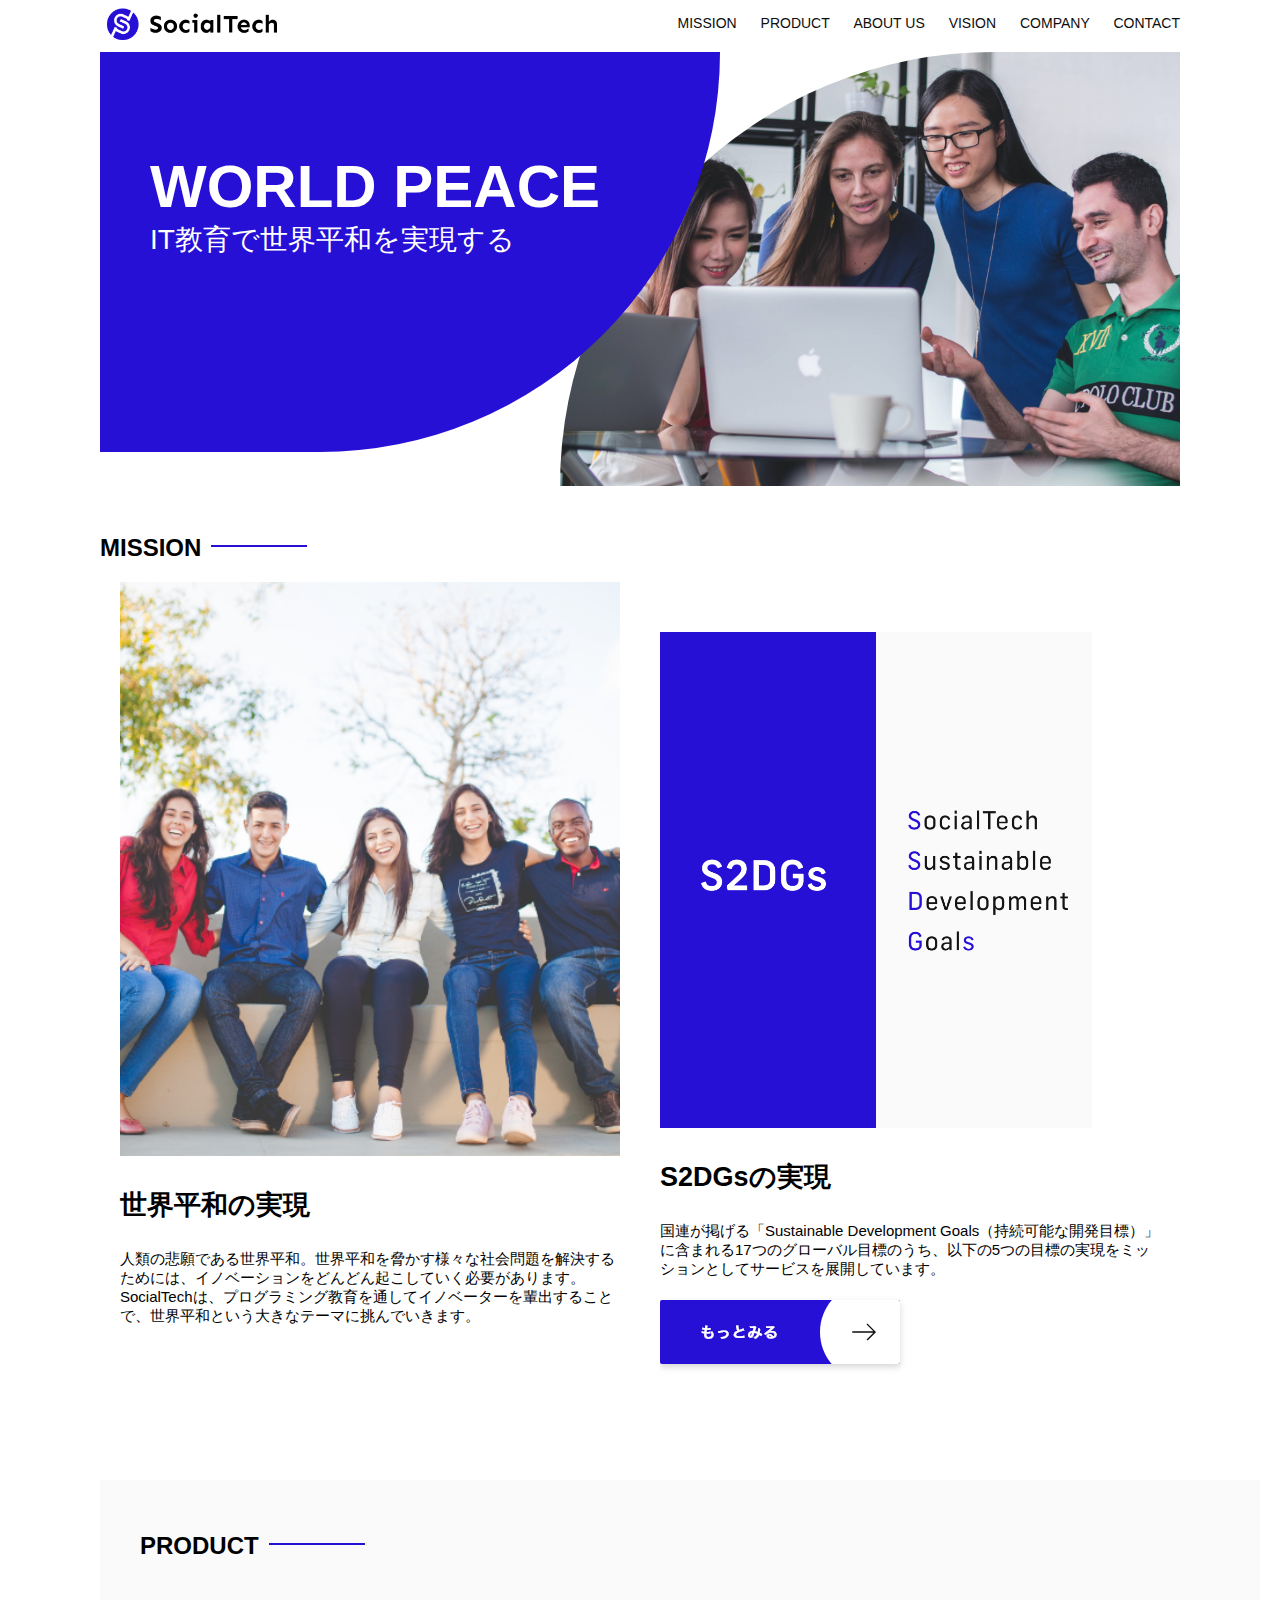
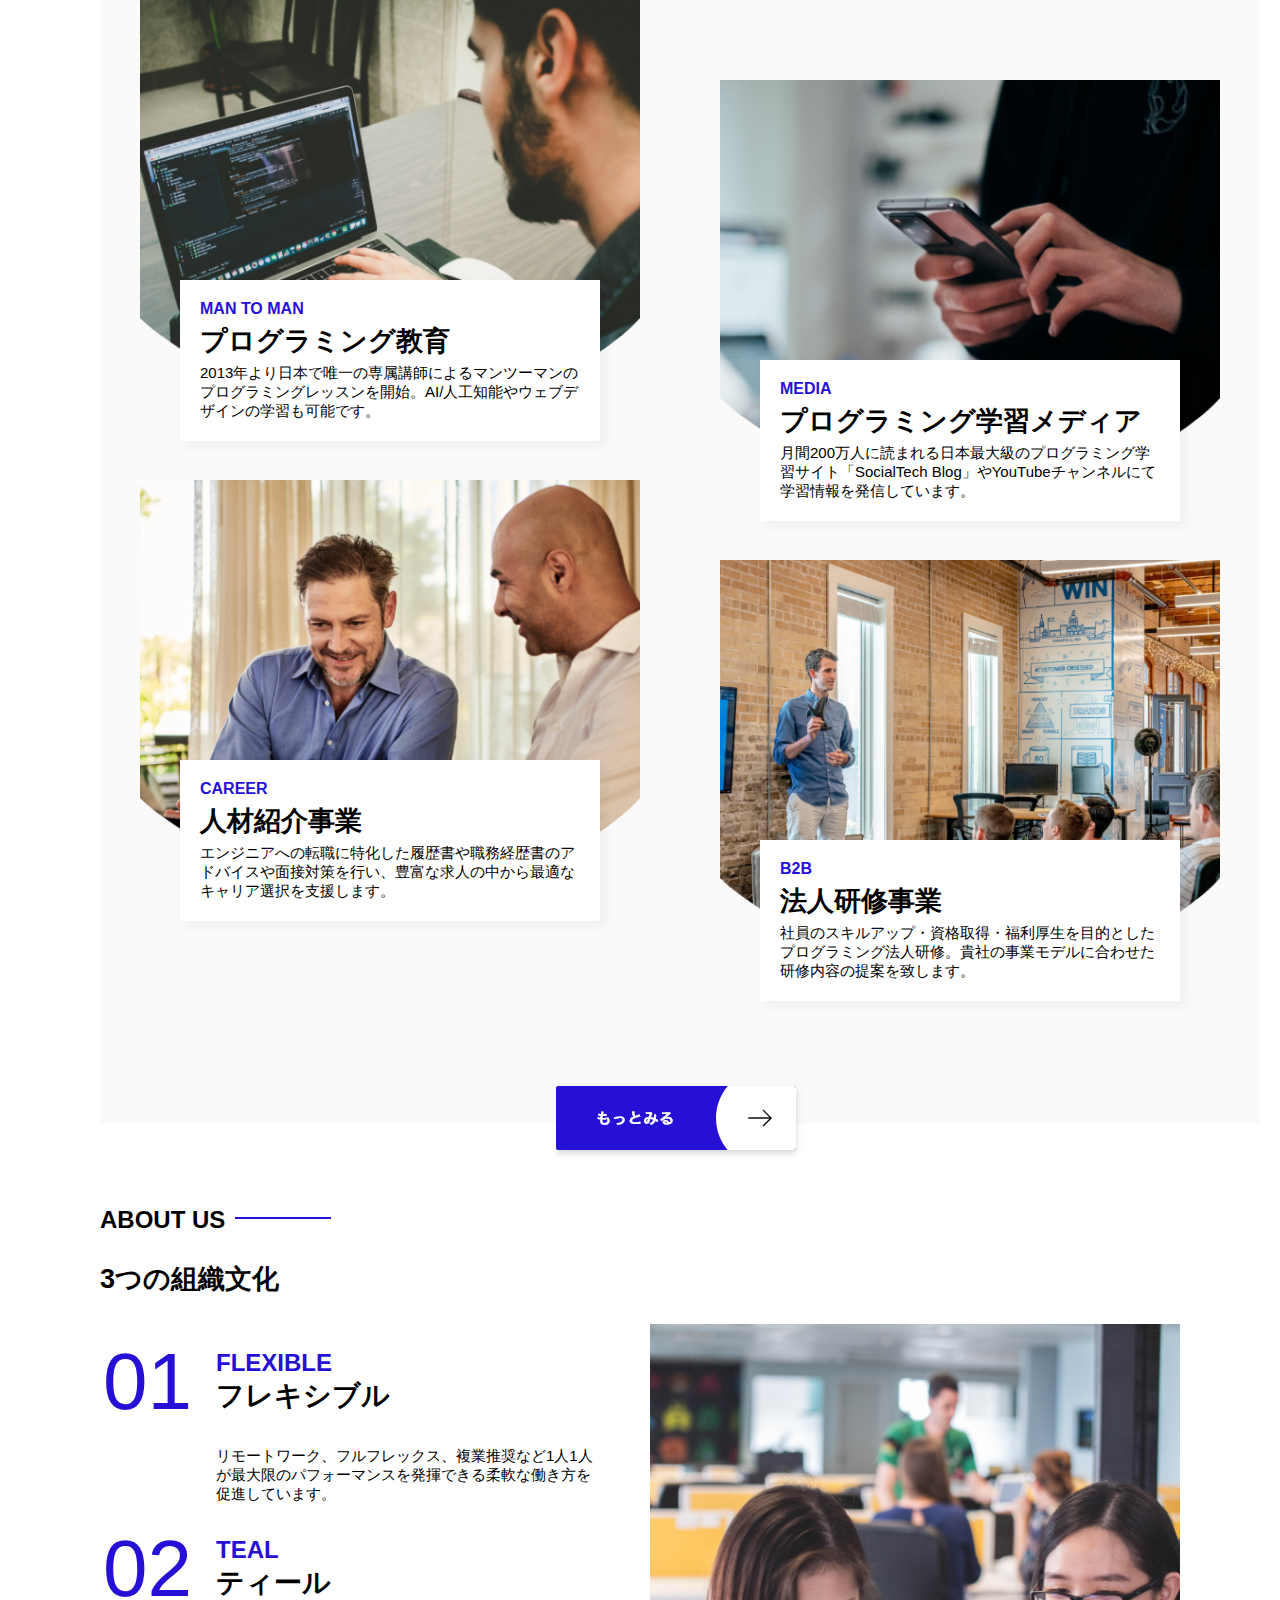
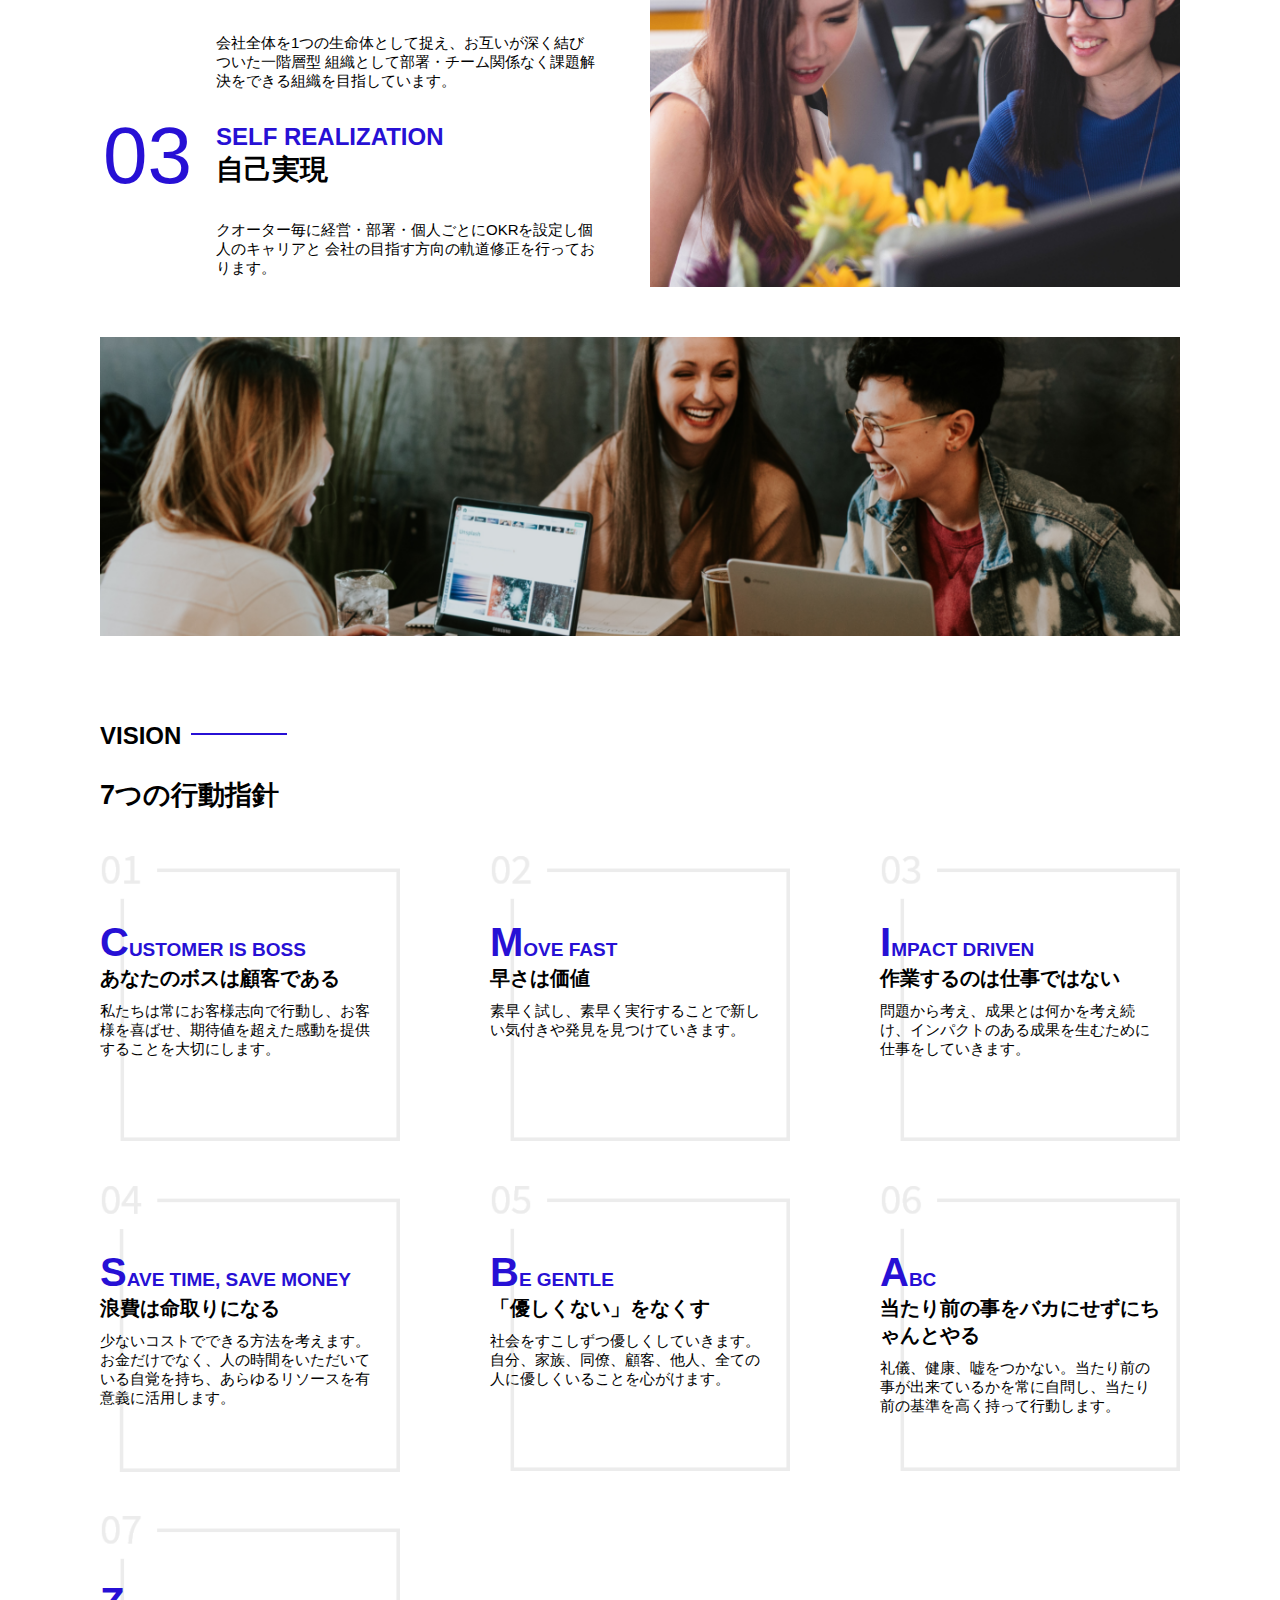
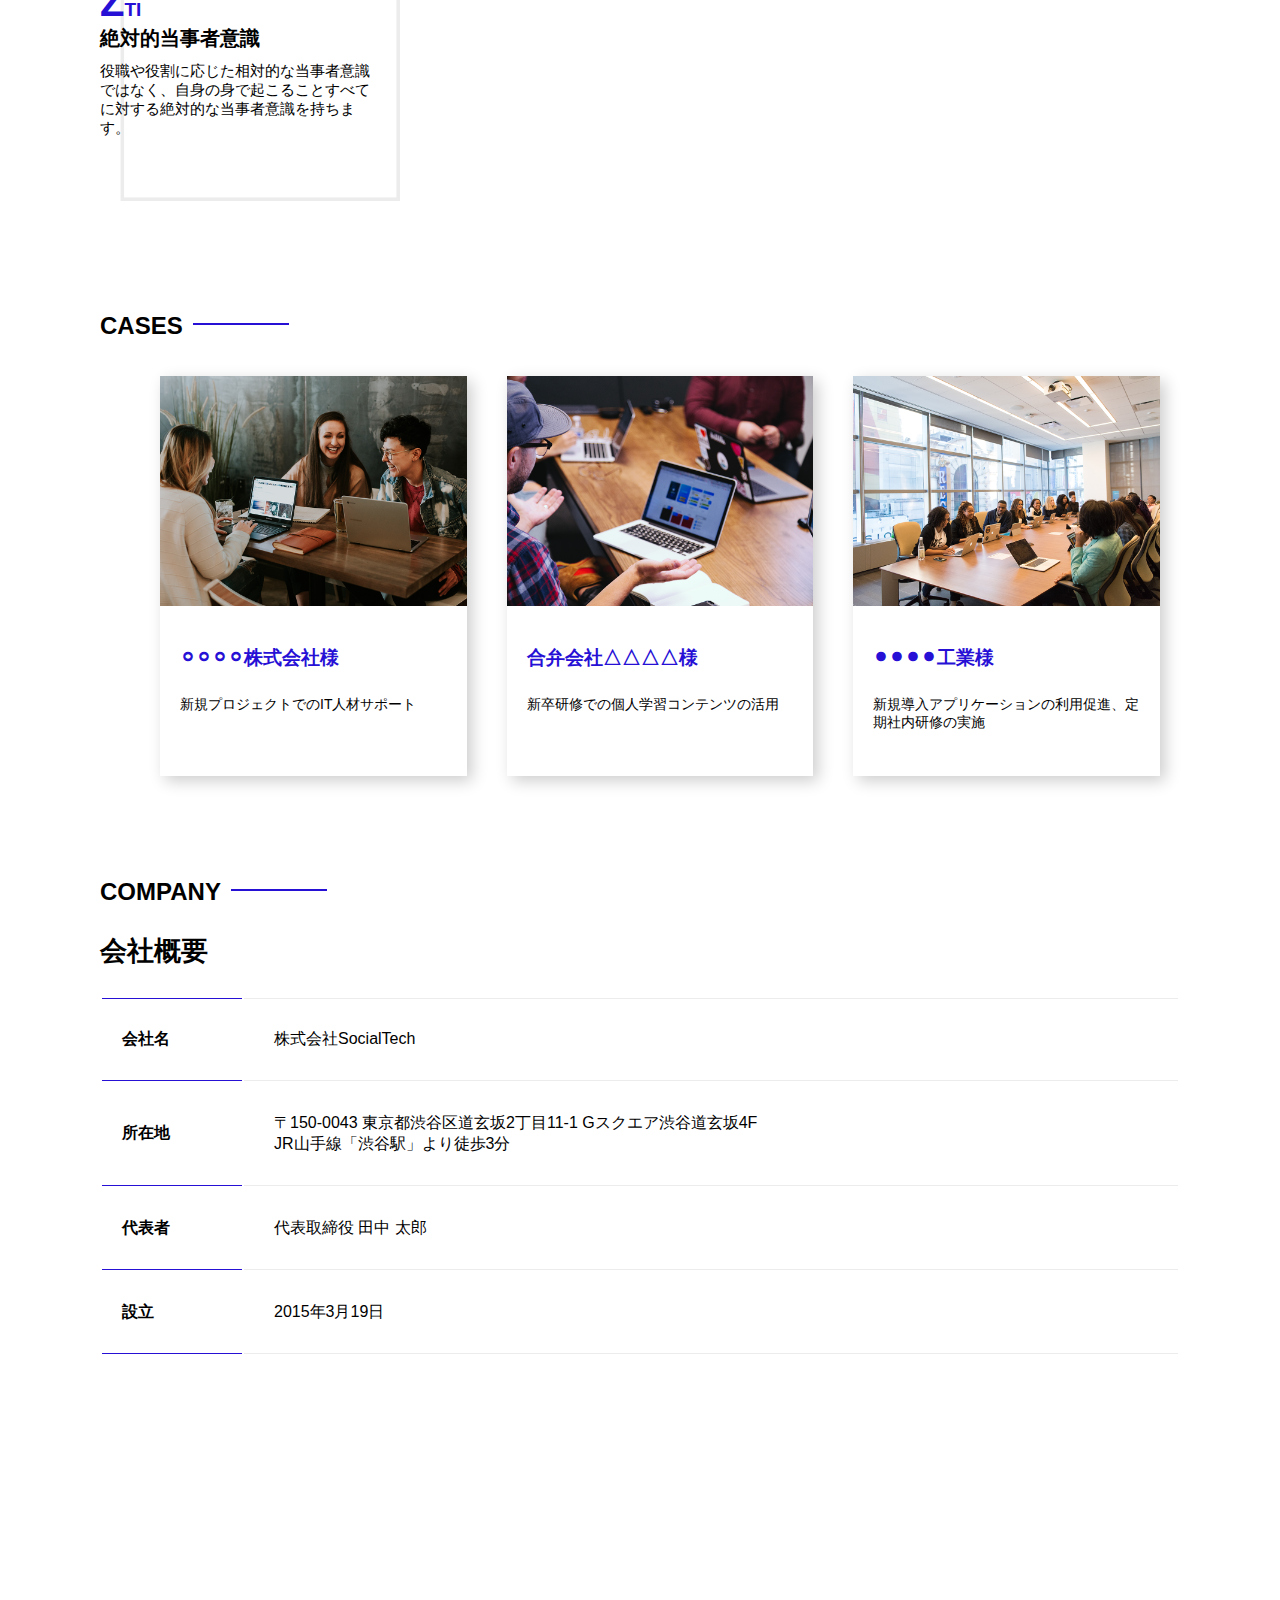
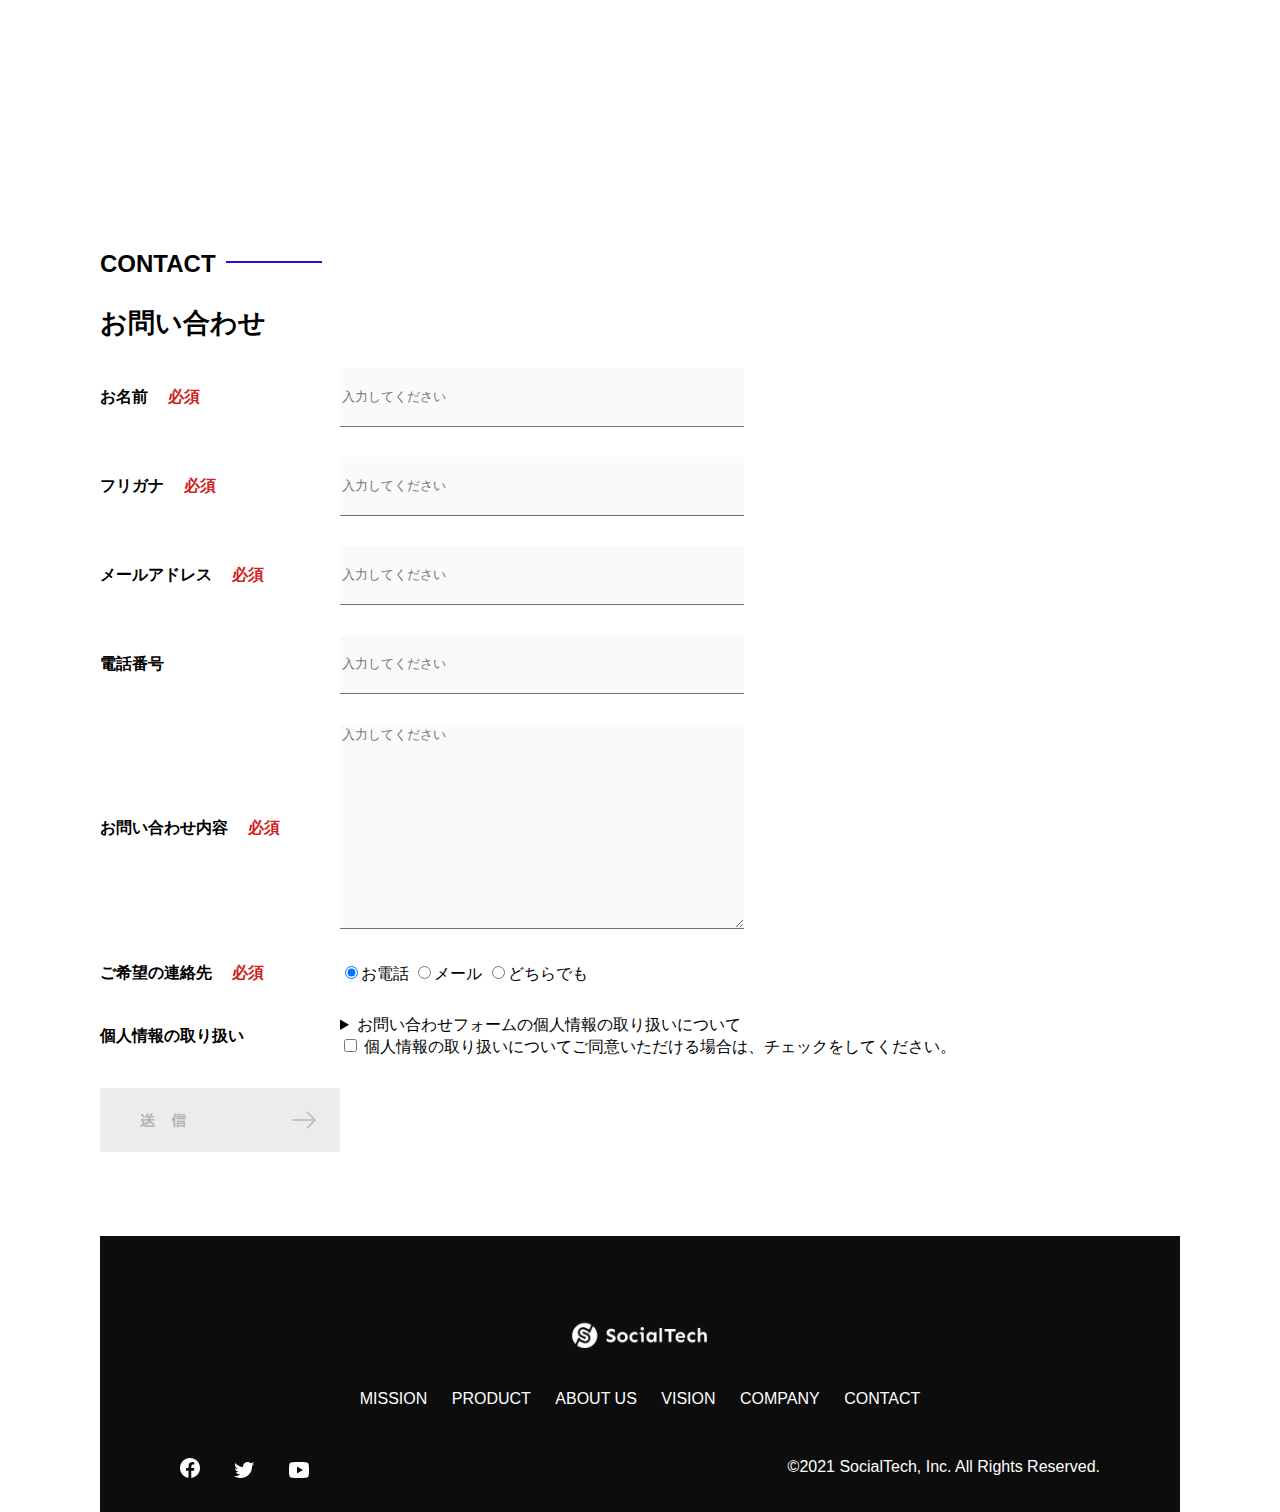
<file: kadai_012/index.html>
<!DOCTYPE html>
<html>
  <head>
    <title>SocialTech</title>
    <meta charset="UTF-8" />
    <meta
      name="description"
      content="SocialTechはEdTech業界のリーディングカンパニーを目指します。"
    />
    <meta name="viewport" content="width=device-width, initial-scale=1.0" />
    <link rel="stylesheet" href="style.css" />
  </head>
  <body>
    <!-- ヘッダー -->
    <header>
      <!-- ロゴ -->
      <a href="index.html" id="logo"
        ><img src="images/logo.png" alt="トップページに戻る"
      /></a>

      <!-- PC用ナビゲーション -->
      <nav id="nav-pc">
        <a href="mission.html">MISSION</a>
        <a href="product.html">PRODUCT</a>
        <a href="index.html#aboutus">ABOUT US</a>
        <a href="index.html#vision">VISION</a>
        <a href="index.html#company">COMPANY</a>
        <a href="index.html#contact">CONTACT</a>
      </nav>
    </header>
    <main>
      <article>
        <!-- メインビジュアル -->
        <section id="main-visual">
          <div id="main-message">
            <h1>WORLD PEACE</h1>
            <p>IT教育で世界平和を実現する</p>
          </div>
          <img
            src="images/index/index-main.png"
            alt="PCの周りに集まる多国籍の仲間たち"
          />
        </section>
        <!--ミッション-->
        <section id="mission">
          <h2 class="index-h2">MISSION</h2>
          <div id="mission-flex">
            <div>
              <img
                id="mission-photo"
                src="images/index/index-mission.png"
                alt="屋外のベンチで写真を撮影する多国籍の仲間たち"
              />
              <h3>世界平和の実現</h3>
              <p>
                人類の悲願である世界平和。世界平和を脅かす様々な社会問題を解決するためには、イノベーションをどんどん起こしていく必要があります。SocialTechは、プログラミング教育を通してイノベーターを輩出することで、世界平和という大きなテーマに挑んでいきます。
              </p>
            </div>
            <div>
              <img id="s2dgs" src="images/index/s2dgs.png" alt="S2DGs" />
              <h3>S2DGsの実現</h3>
              <p>
                国連が掲げる「Sustainable Development
                Goals（持続可能な開発目標）」に含まれる17つのグローバル目標のうち、以下の5つの目標の実現をミッションとしてサービスを展開しています。
              </p>
              <a href="mission.html">
                <img src="images/button-more.png" alt="もっとみる" />
              </a>
            </div>
          </div>
        </section>
        <!-- プロダクト -->
        <section id="product">
          <h2 class="index-h2">PRODUCT</h2>
          <div>
            <div id="product-left">
              <div>
                <img
                  class="product-photo"
                  src="images/index/index-mantoman.png"
                  alt="PCでコードを書く男性"
                />
                <div class="product-explain">
                  <span>MAN TO MAN</span>
                  <h3>プログラミング教育</h3>
                  <p>
                    2013年より日本で唯一の専属講師によるマンツーマンのプログラミングレッスンを開始。AI/人工知能やウェブデザインの学習も可能です。
                  </p>
                </div>
              </div>
              <div>
                <img
                  class="product-photo"
                  src="images/index/index-career.png"
                  alt="笑顔で話し合う2人の男性"
                />
                <div class="product-explain">
                  <span>CAREER</span>
                  <h3>人材紹介事業</h3>
                  <p>
                    エンジニアへの転職に特化した履歴書や職務経歴書のアドバイスや面接対策を行い、豊富な求人の中から最適なキャリア選択を支援します。
                  </p>
                </div>
              </div>
            </div>
            <div id="product-right">
              <div>
                <img
                  class="product-photo"
                  src="images/index/index-media.png"
                  alt="スマートフォンを操作する人"
                />
                <div class="product-explain">
                  <span>MEDIA</span>
                  <h3>プログラミング学習メディア</h3>
                  <p>
                    月間200万人に読まれる日本最大級のプログラミング学習サイト「SocialTech
                    Blog」やYouTubeチャンネルにて学習情報を発信しています。
                  </p>
                </div>
              </div>
              <div>
                <img
                  class="product-photo"
                  src="images/index/index-b2b.png"
                  alt="講演中の男性とそれを聴く人々"
                />
                <div class="product-explain">
                  <span>B2B</span>
                  <h3>法人研修事業</h3>
                  <p>
                    社員のスキルアップ・資格取得・福利厚生を目的としたプログラミング法人研修。貴社の事業モデルに合わせた研修内容の提案を致します。
                  </p>
                </div>
              </div>
            </div>
          </div>
          <div>
            <a id="product-more" href="product.html">
              <img src="images/button-more.png" alt="もっとみる" />
            </a>
          </div>
        </section>
        <!---ABOUT US-->
        <section id="aboutus">
          <h2 class="index-h2">ABOUT US</h2>
          <h3>3つの組織文化</h3>
          <div>
            <table class="culture-table">
              <tr>
                <td>
                  <span class="culture-num">01</span>
                </td>
                <td>
                  <span class="culture-en">FLEXIBLE</span>
                  <span class="culture-jp">フレキシブル</span>
                </td>
              </tr>
              <tr>
                <td>
                  <!--空のセル-->
                </td>
                <td>
                  <p class="culture-description">
                    リモートワーク、フルフレックス、複業推奨など1人1人が最大限のパフォーマンスを発揮できる柔軟な働き方を促進しています。
                  </p>
                </td>
              </tr>
              <tr>
                <td>
                  <span class="culture-num">02</span>
                </td>
                <td>
                  <span class="culture-en">TEAL</span>
                  <span class="culture-jp">ティール</span>
                </td>
              </tr>
              <tr>
                <td>
                  <!--空のセル-->
                </td>
                <td>
                  <p class="culture-description">
                    会社全体を1つの生命体として捉え、お互いが深く結びついた一階層型
                    組織として部署・チーム関係なく課題解決をできる組織を目指しています。
                  </p>
                </td>
              </tr>
              <tr>
                <td>
                  <span class="culture-num">03</span>
                </td>
                <td>
                  <span class="culture-en">SELF REALIZATION</span>
                  <span class="culture-jp">自己実現</span>
                </td>
              </tr>
              <tr>
                <td>
                  <!--空のセル-->
                </td>
                <td>
                  <p class="culture-description">
                    クオーター毎に経営・部署・個人ごとにOKRを設定し個人のキャリアと
                    会社の目指す方向の軌道修正を行っております。
                  </p>
                </td>
              </tr>
            </table>
            <img
              class="culture-img"
              src="images/index/index-aboutus1.png"
              alt="笑顔で話し合う2人の女性"
            />
          </div>
          <img
            class="culture-img2"
            src="images/index/index-aboutus2.png"
            alt="笑顔で話し合う3人の男女"
          />
        </section>
        <!-- VISION -->
        <section id="vision">
          <h2 class="index-h2">VISION</h2>
          <h3>7つの行動指針</h3>
          <div>
            <div class="vision-box">
              <img src="images/index/vision-01.png" alt="01" />
              <span>
                <h4>CUSTOMER IS BOSS</h4>
                <h5>あなたのボスは顧客である</h5>
                <p>
                  私たちは常にお客様志向で行動し、お客様を喜ばせ、期待値を超えた感動を提供することを大切にします。
                </p>
              </span>
            </div>
            <div class="vision-box">
              <img src="images/index/vision-02.png" alt="02" />
              <span>
                <h4>MOVE FAST</h4>
                <h5>早さは価値</h5>
                <p>
                  素早く試し、素早く実行することで新しい気付きや発見を見つけていきます。
                </p>
              </span>
            </div>
            <div class="vision-box">
              <img src="images/index/vision-03.png" alt="03" />
              <span>
                <h4>IMPACT DRIVEN</h4>
                <h5>作業するのは仕事ではない</h5>
                <p>
                  問題から考え、成果とは何かを考え続け、インパクトのある成果を生むために仕事をしていきます。
                </p>
              </span>
            </div>
            <div class="vision-box">
              <img src="images/index/vision-04.png" alt="04" />
              <span>
                <h4>SAVE TIME, SAVE MONEY</h4>
                <h5>浪費は命取りになる</h5>
                <p>
                  少ないコストでできる方法を考えます。お金だけでなく、人の時間をいただいている自覚を持ち、あらゆるリソースを有意義に活用します。
                </p>
              </span>
            </div>
            <div class="vision-box">
              <img src="images/index/vision-05.png" alt="05" />
              <span>
                <h4>BE GENTLE</h4>
                <h5>「優しくない」をなくす</h5>
                <p>
                  社会をすこしずつ優しくしていきます。自分、家族、同僚、顧客、他人、全ての人に優しくいることを心がけます。
                </p>
              </span>
            </div>
            <div class="vision-box">
              <img src="images/index/vision-06.png" alt="06" />
              <span>
                <h4>ABC</h4>
                <h5>当たり前の事をバカにせずにちゃんとやる</h5>
                <p>
                  礼儀、健康、嘘をつかない。当たり前の事が出来ているかを常に自問し、当たり前の基準を高く持って行動します。
                </p>
              </span>
            </div>
            <div class="vision-box">
              <img src="images/index/vision-07.png" alt="07" />
              <span>
                <h4>ZTI</h4>
                <h5>絶対的当事者意識</h5>
                <p>
                  役職や役割に応じた相対的な当事者意識ではなく、自身の身で起こることすべてに対する絶対的な当事者意識を持ちます。
                </p>
              </span>
            </div>
          </div>
        </section>
        
        <!-- CASES -->
        <section id="cases">
          <h2 class="index-h2">CASES</h2>
          <ul>
            <li class="case-card">
              <img class="case-img" src="images/index/case-1.png" alt="仲良く語り合う3人">
              <div class="case-info">
                <h4 class="case-name">⚪︎⚪︎⚪︎⚪︎株式会社様</h4>
                <p class="case-content">新規プロジェクトでのIT人材サポート</p>
              </div>
            </li>
            <li class="case-card">
              <img class="case-img" src="images/index/case-2.png" alt="PCでコンテンツを見る">
              <div class="case-info">
                <h4 class="case-name">合弁会社△△△△様</h4>
                <p class="case-content">新卒研修での個人学習コンテンツの活用</p>
              </div>
            </li>
            <li class="case-card">
              <img class="case-img" src="images/index/case-3.png" alt="社内研修中の会議室">
              <div class="case-info">
                <h4 class="case-name">⚫︎⚫︎⚫︎⚫︎工業様</h4>
                <p class="case-content">新規導入アプリケーションの利用促進、定期社内研修の実施</p>
              </div>
            </li>
          </ul>
        </section>

        
        <!-- COMPANY -->
        <section id="company">
          <h2 class="index-h2">COMPANY</h2>
          <h3>会社概要</h3>
          <table id="company-table">
            <tr>
              <th class="tableheader-first">会社名</th>
              <td class="cell-first">株式会社SocialTech</td>
            </tr>
            <tr>
              <th class="tableheader">所在地</th>
              <td class="cell">
                〒150-0043 東京都渋谷区道玄坂2丁目11-1 Gスクエア渋谷道玄坂4F<br />JR山手線「渋谷駅」より徒歩3分
              </td>
            </tr>
            <tr>
              <th class="tableheader">代表者</th>
              <td class="cell">代表取締役 田中 太郎</td>
            </tr>
            <tr>
              <th class="tableheader">設立</th>
              <td class="cell">2015年3月19日</td>
            </tr>
          </table>
          <iframe
            src="https://www.google.com/maps/embed?pb=!1m18!1m12!1m3!1d3241.7759544892483!2d139.69399665123464!3d35.65789123876098!2m3!1f0!2f0!3f0!3m2!1i1024!2i768!4f13.1!3m3!1m2!1s0x60188caa0042e8d1%3A0xba130bea826a7aa2!2z44CSMTUwLTAwNDMg5p2x5Lqs6YO95riL6LC35Yy66YGT546E5Z2C77yS5LiB55uu77yR77yR4oiS77yR!5e0!3m2!1sja!2sjp!4v1636872991912!5m2!1sja!2sjp"
            style="border: 0"
            allowfullscreen=""
            loading="lazy"
          >
          </iframe>
        </section>
        <!-- お問い合わせフォーム -->
        <section id="contact">
          <h2 class="index-h2">CONTACT</h2>
          <h3>お問い合わせ</h3>
          <form>
            <div>
              <div class="contact-heading">
                <label class="contact-label"
                  >お名前<span class="contact-span">必須</span></label
                >
              </div>
              <div class="contact-form">
                <input
                  type="text"
                  name="name"
                  placeholder="入力してください"
                  class="contact-textbox"
                />
              </div>
            </div>
            <div>
              <div class="contact-heading">
                <label class="contact-label"
                  >フリガナ<span class="contact-span">必須</span></label
                >
              </div>
              <div>
                <input
                  type="text"
                  name="hurigana"
                  placeholder="入力してください"
                  class="contact-textbox"
                />
              </div>
            </div>
            <div>
              <div class="contact-heading">
                <label class="contact-label"
                  >メールアドレス<span class="contact-span">必須</span></label
                >
              </div>
              <div>
                <input
                  type="text"
                  name="email"
                  placeholder="入力してください"
                  class="contact-textbox"
                />
              </div>
            </div>
            <div>
              <div class="contact-heading">
                <label class="contact-label">電話番号</label>
              </div>
              <div>
                <input
                  type="text"
                  name="tel"
                  placeholder="入力してください"
                  class="contact-textbox"
                />
              </div>
            </div>
            <div>
              <div class="contact-heading">
                <label class="contact-label"
                  >お問い合わせ内容<span class="contact-span">必須</span></label
                >
              </div>
              <div>
                <textarea
                  class="contact-textarea"
                  placeholder="入力してください"
                  name="message"
                ></textarea>
              </div>
            </div>
            <div>
              <div class="contact-heading">
                <label class="contact-label"
                  >ご希望の連絡先<span class="contact-span">必須</span></label
                >
              </div>
              <div>
                <input
                  class="radiobutton"
                  type="radio"
                  value="tel"
                  name="contact"
                  checked
                /><label>お電話</label>
                <input
                  class="radiobutton"
                  type="radio"
                  value="mail"
                  name="contact"
                /><label>メール</label>
                <input
                  class="radiobutton"
                  type="radio"
                  value="both"
                  name="contact"
                /><label>どちらでも</label>
              </div>
            </div>
            <div>
              <div class="contact-heading">
                <label class="contact-label">個人情報の取り扱い</label>
              </div>
              <div>
                <details>
                  <summary>
                    お問い合わせフォームの個人情報の取り扱いについて
                  </summary>
                  <div>
                    <span>１．組織の名称又は氏名</span><br />
                    株式会社SocialTech<br /><br />
                    <span
                      >２．個人情報保護管理者（若しくはその代理人）の氏名又は職名、所属及び連絡先
                      鈴木 一郎 コーポレート部</span
                    ><br />
                    メールアドレス：support@socialtech.net<br />
                    TEL：03-xxxx-xxxx<br />
                    <span>３．個人情報の利用目的</span><br />
                    ・本サービス及び本サービスに関連する情報の提供又はそれらに関する連絡のため<br />
                    ・ユーザーの本人確認のため<br />
                    ・当社サービスのご案内のため<br />
                    ・当社の商品等の広告または宣伝（電子メールによるものを含むものとします。）<br /><br />
                    <span>４．個人情報の取り扱い業務の委託</span><br />
                    個人情報の取扱業務の全部または一部を外部に業務委託する場合があります。<br />
                    その際、弊社は、個人情報を適切に保護できる管理体制を敷き実行していることを条件として<br />
                    委託先を厳選したうえで、機密保持契約を委託先と締結し、お客様の個人情報を厳密に管理させます。<br /><br />
                    <span>５．個人情報の開示等の請求</span><br />
                    お客様は、弊社に対してご自身の個人情報の開示等（利用目的の通知、開示、内容の訂正・追加・削除、利用の停止または消去、第三者への提供の停止）に関して、当社問合わせ窓口に申し出ることができます。<br />
                    その際、弊社はお客様ご本人を確認させていただいたうえで、合理的な期間内に対応いたします。<br /><br />
                    なお、個人情報に関する弊社問合わせ先は、次の通りです。<br /><br />
                    株式会社SocialTech　個人情報問合せ窓口<br />
                    〒150-0043　東京都渋谷区道玄坂2丁目11-1 Ｇスクエア渋谷道玄坂
                    4F<br />
                    メールアドレス：support@socialtech.net　TEL：03-xxxx-xxxx<br /><br />
                    <span>６．個人情報を提供されることの任意性について</span
                    ><br /><br />
                    お客様がご自身の個人情報を弊社に提供されるか否かは、お客様のご判断によりますが、もしご提供されない場合には、適切なサービスが提供できない場合がありますので予めご了承ください。
                  </div>
                </details>
                <input type="checkbox" name="agree" />
                <span
                  >個人情報の取り扱いについてご同意いただける場合は、チェックをしてください。</span
                >
              </div>
            </div>
            <input
              type="image"
              value="Submit"
              src="images/button-submit.png"
              alt="送信する"
            />
          </form>
        </section>
      </article>
      <footer>
        <div id="footer-logo">
          <img src="images/logo-sp.png" alt="SocialTech" />
        </div>
        <div id="footer-link">
          <a href="mission.html">MISSION</a>
          <a href="product.html">PRODUCT</a>
          <a href="index.html#aboutus">ABOUT US</a>
          <a href="index.html#vision">VISION</a>
          <a href="index.html#company">COMPANY</a>
          <a href="index.html#contact">CONTACT</a>
        </div>
        <div id="sns-footer">
          <a href="https://www.facebook.com/sejuku2013"
            ><img src="images/button-facebook.png" alt="Facebookのリンク"
          /></a>
          <a href="https://twitter.com/samuraijuku"
            ><img src="images/button-twitter.png" alt="Twitterのリンク"
          /></a>
          <a href="https://www.youtube.com/channel/UCCFOQO5aDK0xXam4cUQXT8g"
            ><img src="images/button-youtube.png" alt="YouTubeのリンク"
          /></a>
          <span id="copyright"
            >&copy;2021 SocialTech, Inc. All Rights Reserved.
          </span>
        </div>
      </footer>
    </main>
  </body>
</html>
</file>
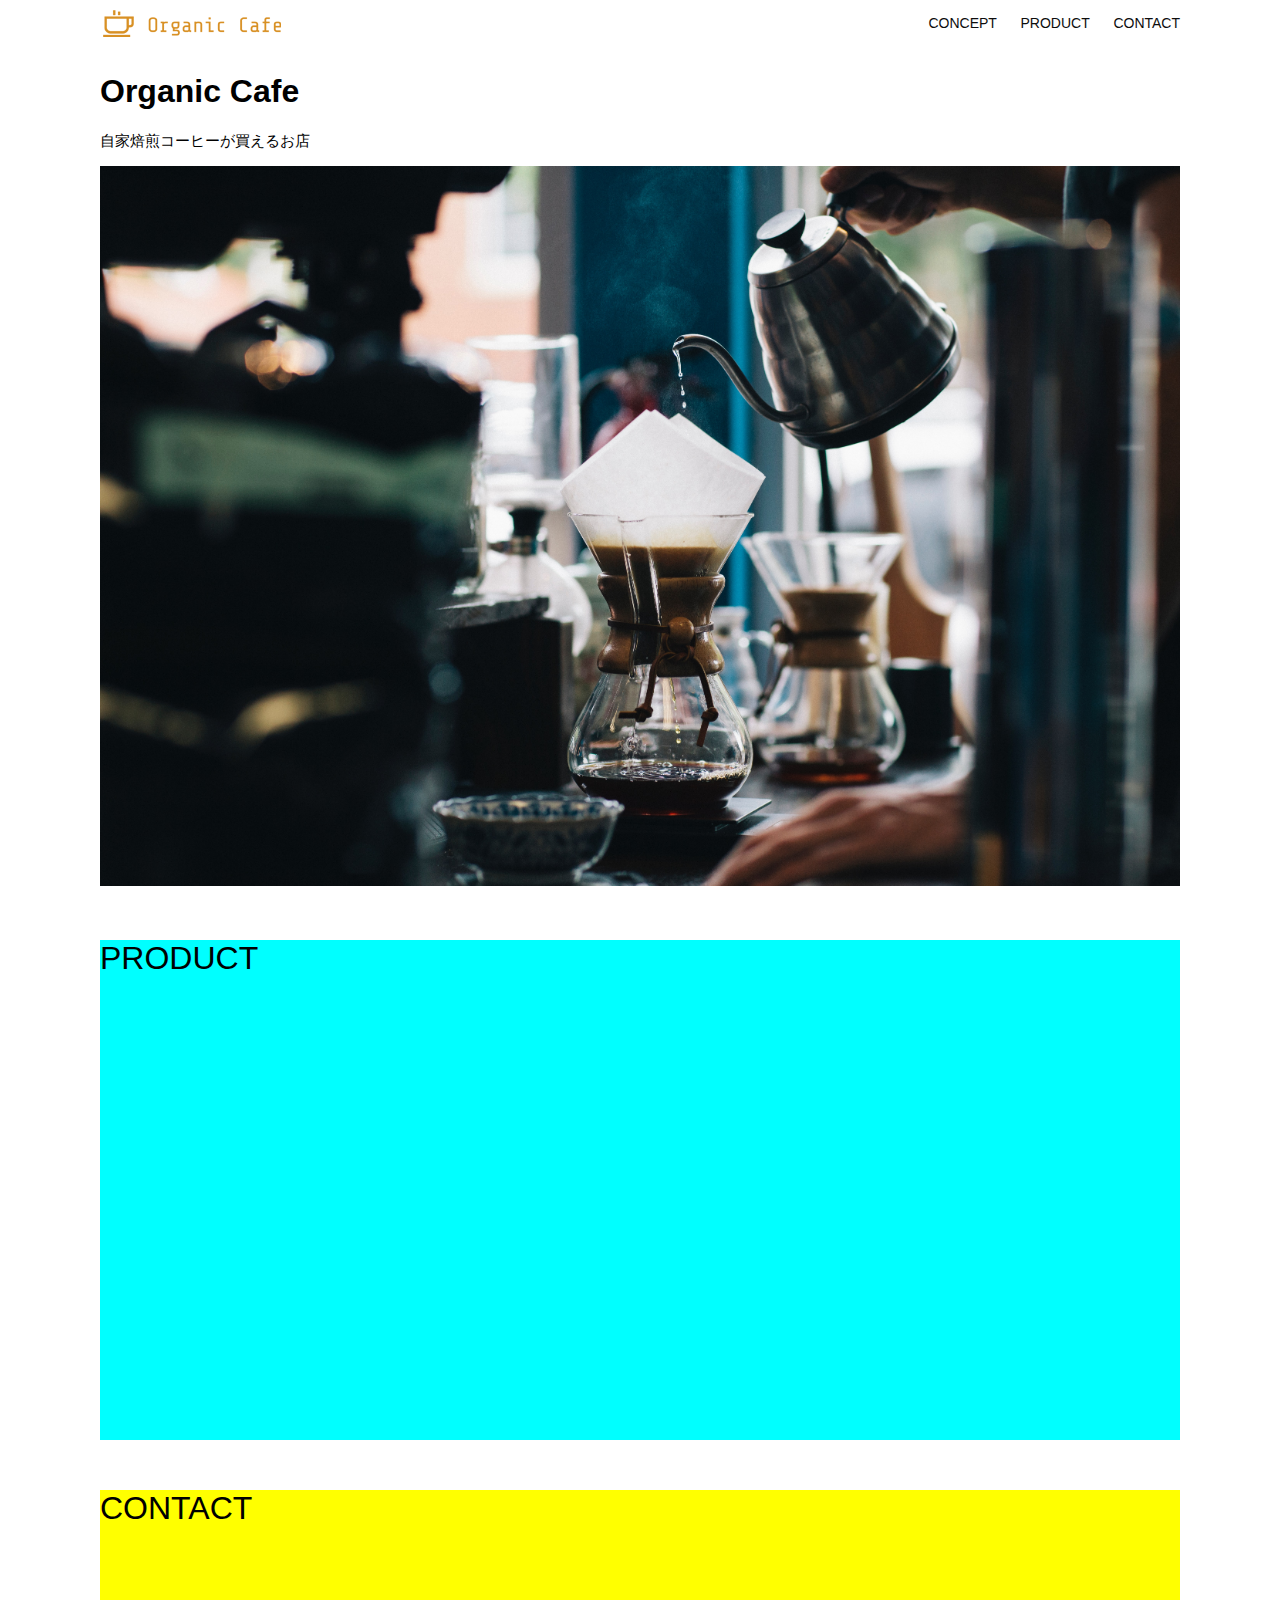
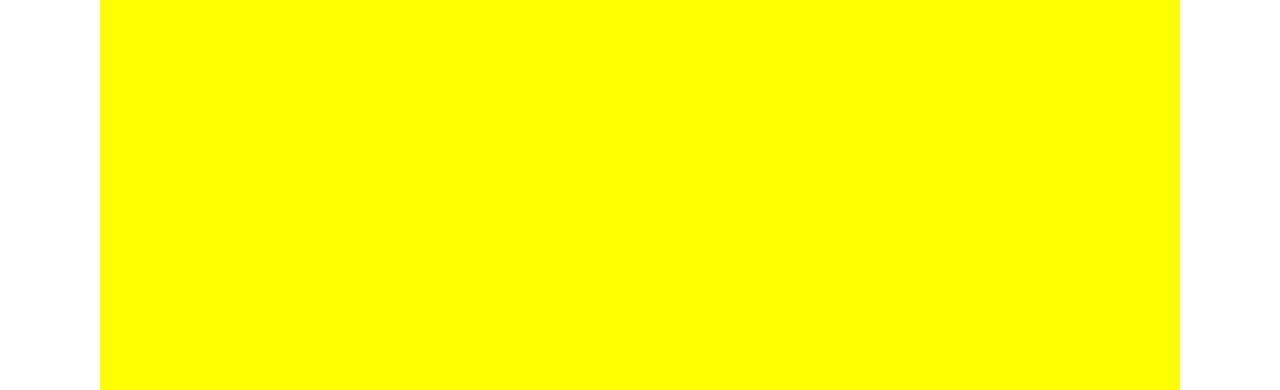
<file: kadai_013/index.html>
<!DOCTYPE html>
<html lang="ja">
  <head>
    <title>Organic Cafe</title>
    <meta charset="UTF-8" />
    <meta
      name="description"
      content="自家焙煎のコーヒーがお家で楽しめるOrganic Cafe"
    />
    <meta name="viewport" content="width=device-width, initial-scale=1.0" />
    <link rel="stylesheet" href="style.css" />
  </head>
  <body>
    <!-- ヘッダー -->
    <header>
      <!-- ロゴ -->
      <a href="index.html" id="logo"
        ><img src="images/logo.png" alt="トップページに戻る"
      /></a>

      <!-- PC用ナビゲーション -->
      <nav id="nav-pc">
        <a href="index.html#concept">CONCEPT</a>
        <a href="index.html#product">PRODUCT</a>
        <a href="index.html#contact">CONTACT</a>
      </nav>

      <!-- SP用ナビゲーション -->
      <img id="menu-sp" src="images/button-menu.png" alt="ナビゲーションを開く" onclick="document.getElementById('nav-sp').style.display = 'block';">
      <nav id="nav-sp">
        <img id="close" src="images/button-close.png" alt="ナビゲーションを閉じる" onclick="document.getElementById('nav-sp').style.display = 'none';">
        <a id="logo-sp" href="index.html" onclick="document.getElementById('nav-sp').style.display = 'none';"><img src="images/logo-sp.png" alt="トップページに戻る"></a>
        <a class="menu" href="index.html#concept" onclick="document.getElementById('nav-sp').style.display = 'none';">CONCEPT</a>
        <a class="menu" href="index.html#product" onclick="document.getElementById('nav-sp').style.display = 'none';">PRODUCT</a>
        <a class="menu" href="index.html#contact" onclick="document.getElementById('nav-sp').style.display = 'none';">CONTACT</a>
      </nav>

    </header>
    <main>
      <article>
        <!-- メインビジュアル -->
        <section id="main-visual">
          <div id="main-message">
            <h1>Organic Cafe</h1>
            <p>自家焙煎コーヒーが買えるお店</p>
          </div>
          <img
            src="images/main-image.jpg"
            alt="コーヒーをハンドドリップで淹れる画像"
          />
        </section>

        <!-- プロダクト -->
        <section id="product">
            <p>PRODUCT</p>
        </section>

        <!-- コンタクト -->
        <form id="contact">
          <p>CONTACT</p>
        </form>
      </article>
    </main>
  </body>
</html>
</file>
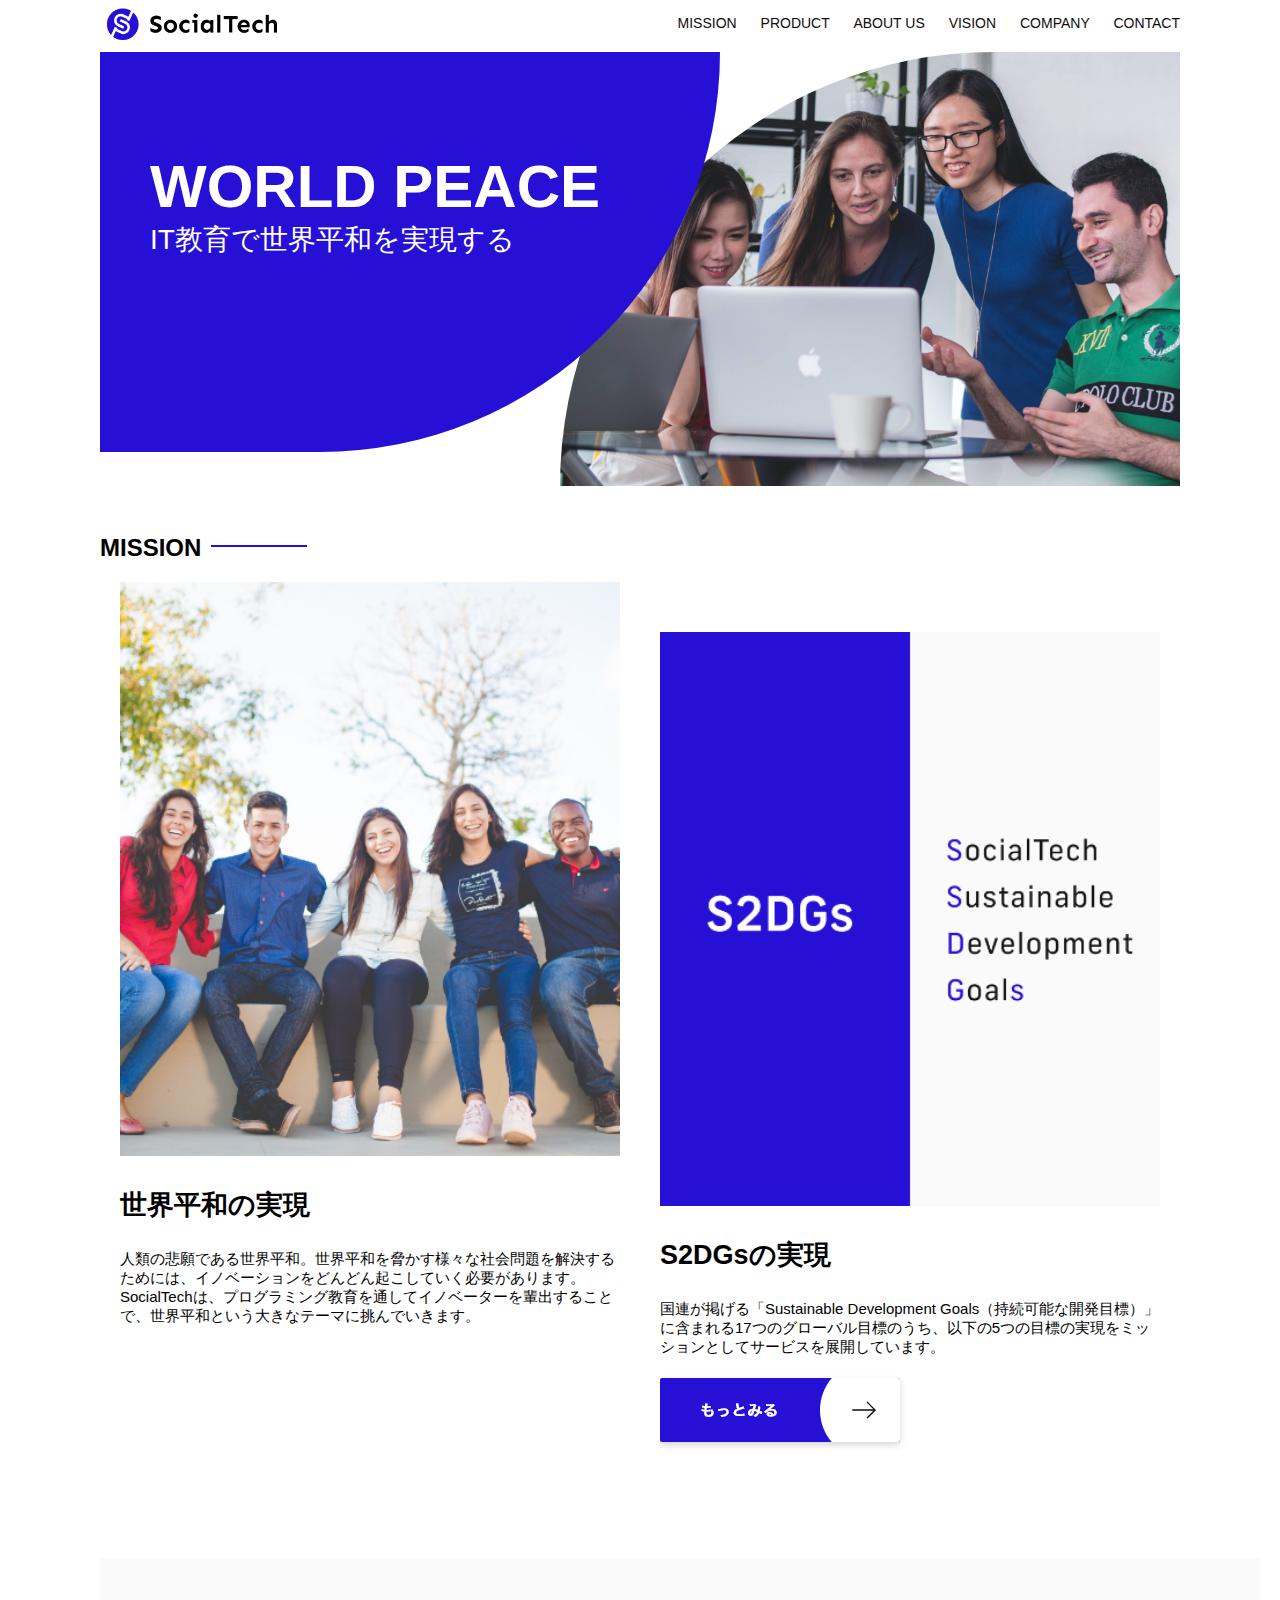
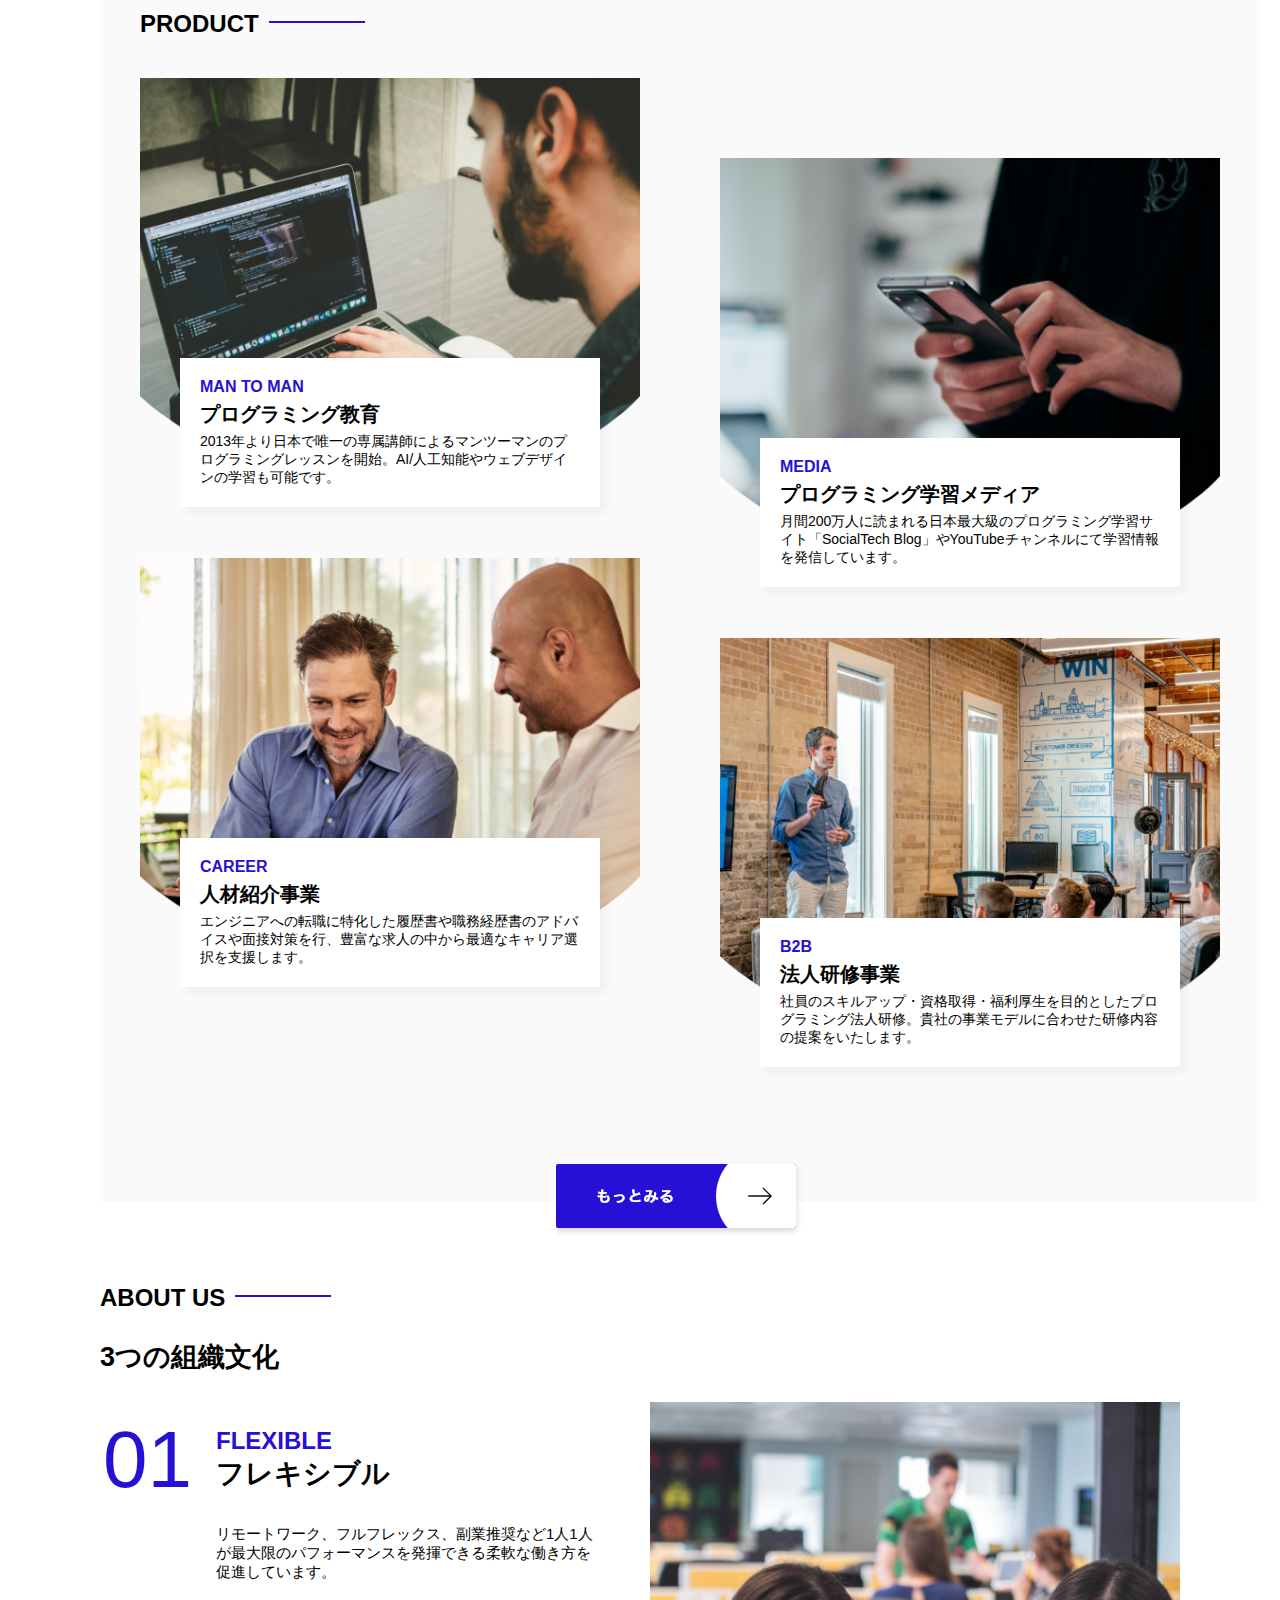
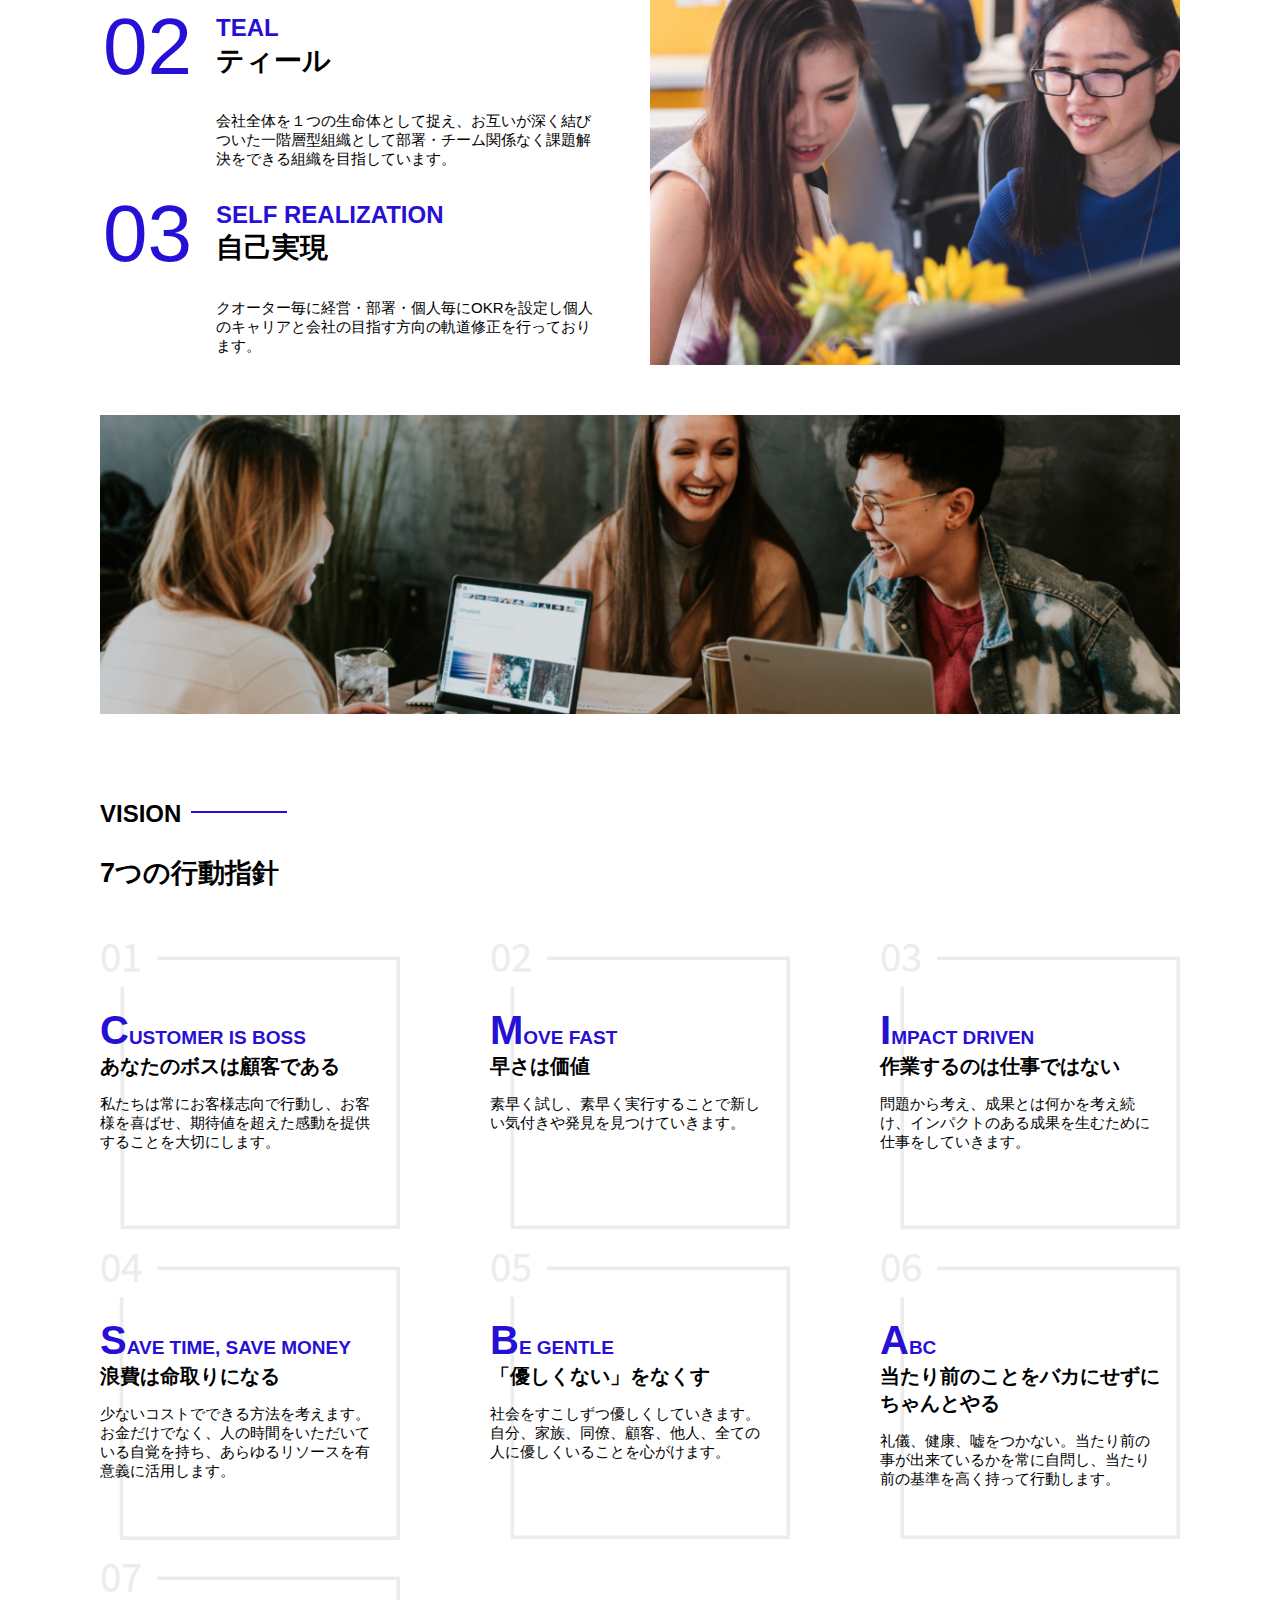
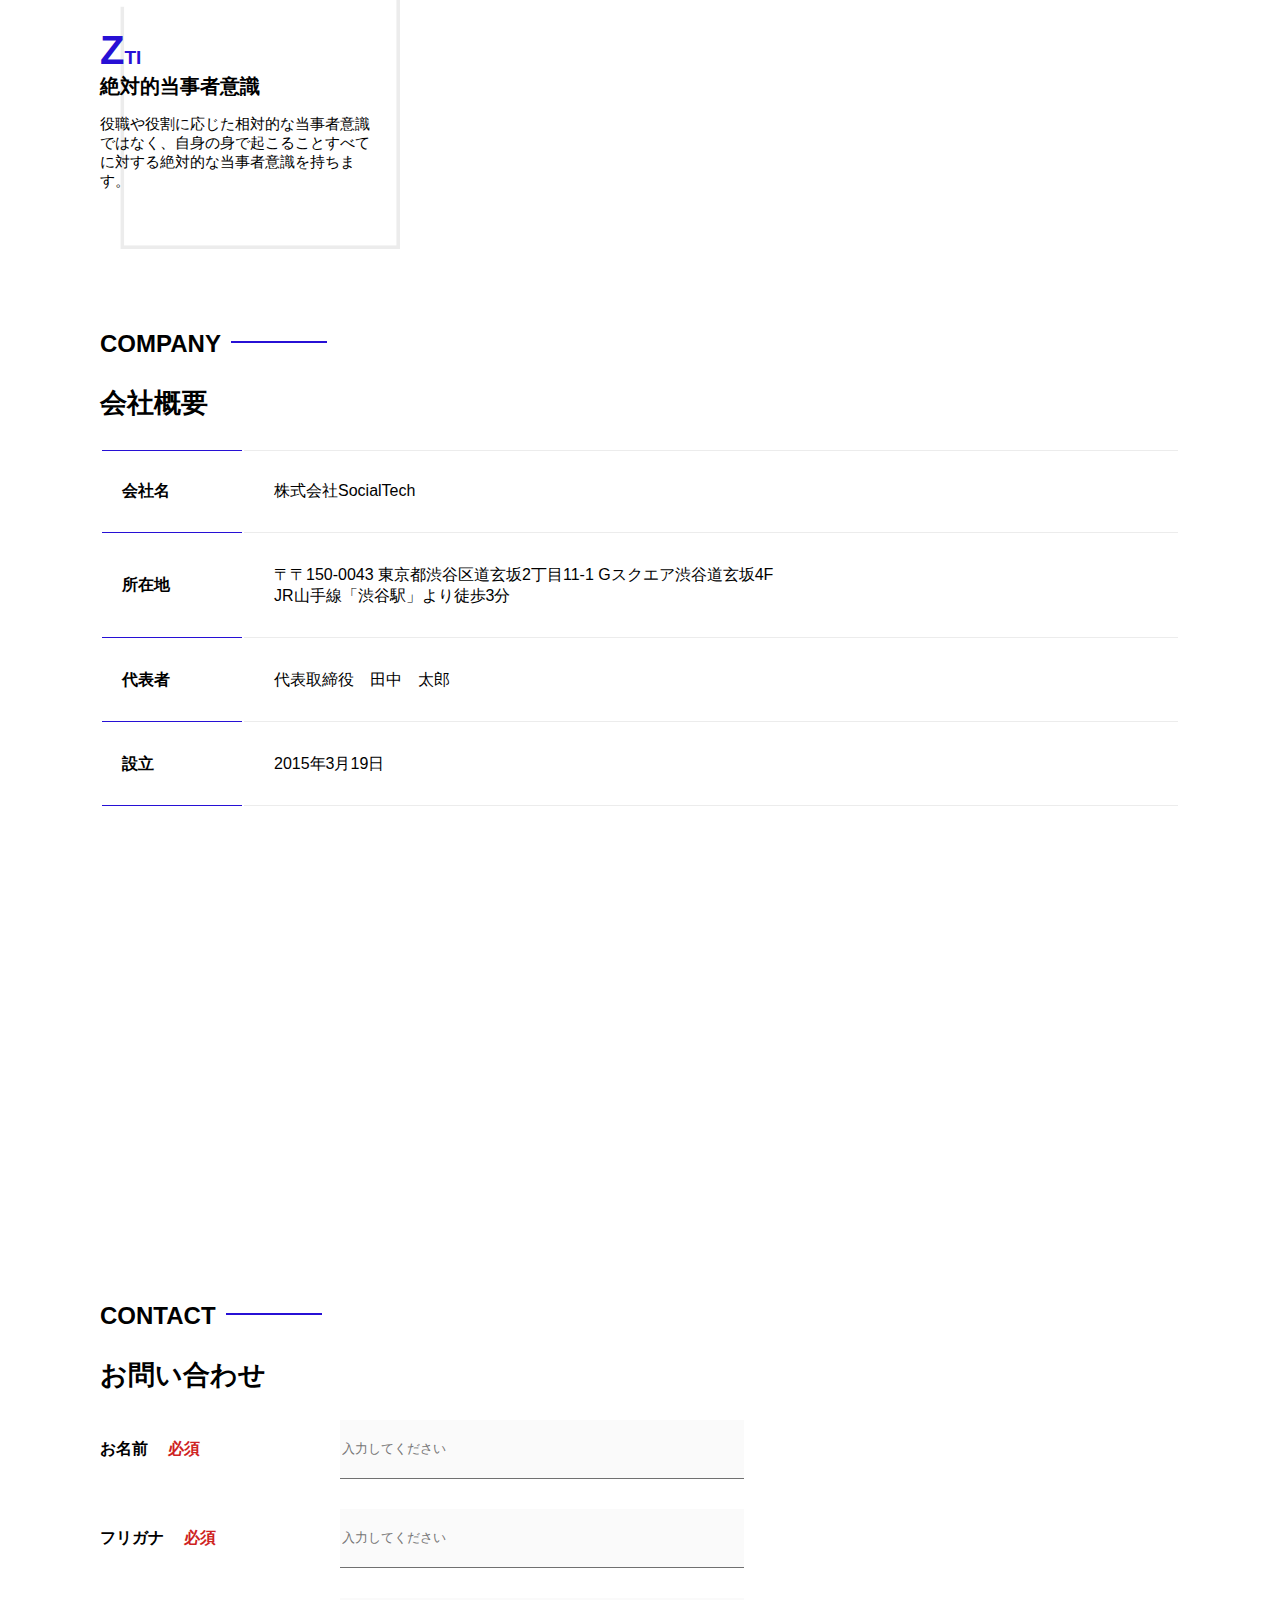
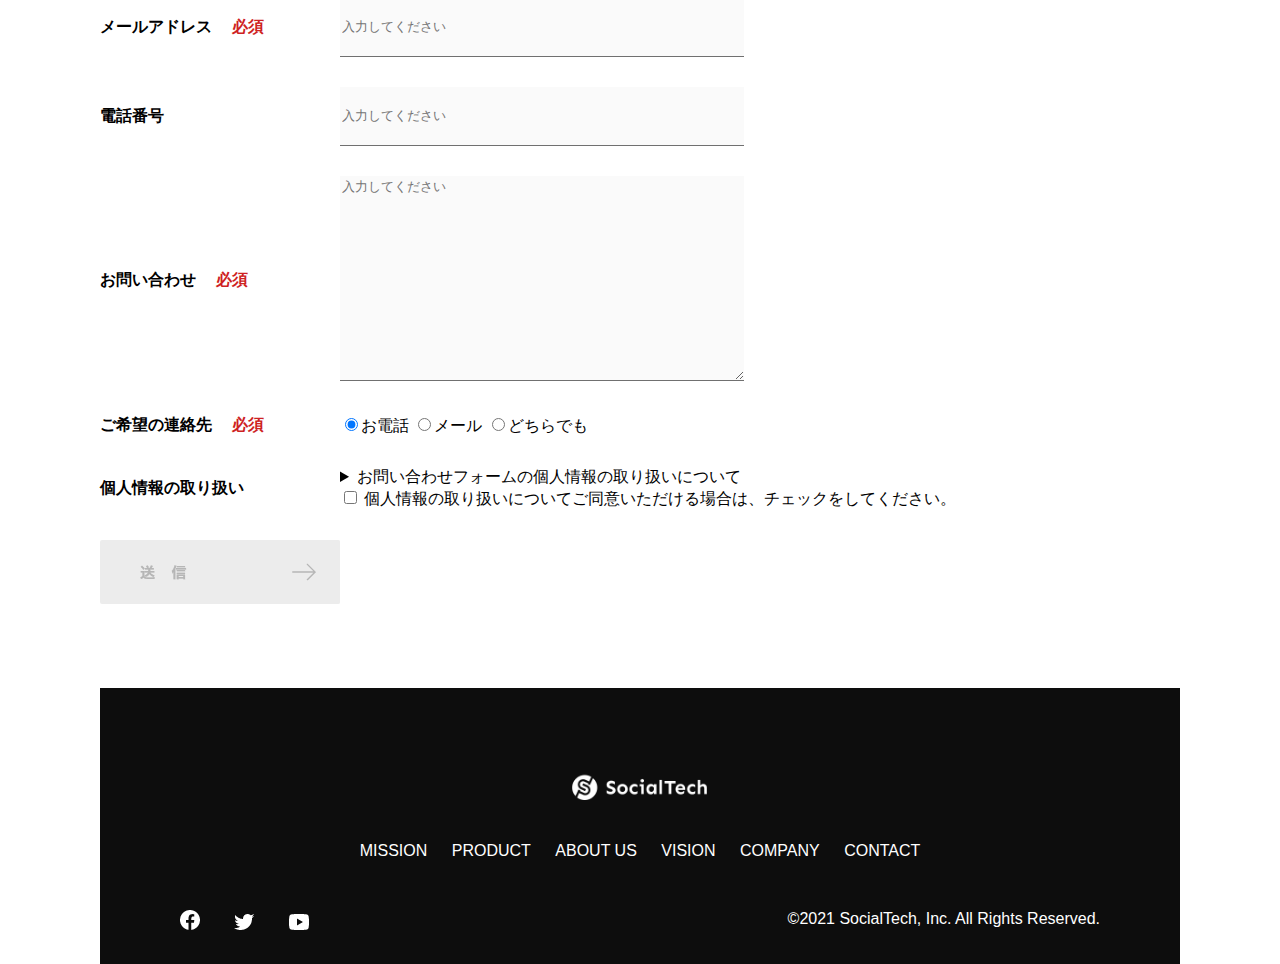
<file: kadai_tutorial_output/socialtech/index.html>
<!DOCTYPE html>
<html lang="ja">
  <head>
    <meta charset="utf-8">
    <meta name="description" content="SocialTechはEdTech業界のリーディングカンパニーを目指します。">
    <meta name="viewport" content="width=device-width, initial-scale=1.0">
    <title>SocialTech</title>
    <link rel="stylesheet" href="style.css">
  </head>

  <body>
    <header>
      <a href="index.html" id="logo"><img src="images/logo.png" alt="トップページに戻る"></a>

      <nav id="nav-pc">
        <a href="mission.html">MISSION</a>
        <a href="product.html">PRODUCT</a>
        <a href="index.html#aboutus">ABOUT US</a>
        <a href="index.html#vision">VISION</a>
        <a href="index.html#company">COMPANY</a>
        <a href="index.html#contact">CONTACT</a>
      </nav>

      <img id="menu-sp" src="images/button-menu.png" alt="ナビゲーションを開く" onclick="document.getElementById('nav-sp').style.display = 'block'">

      <nav id="nav-sp">
        <img id="close" src="images/button-close.png" alt="ナビゲーションを閉じる" onclick="document.getElementById('nav-sp').style.display = 'none'">
        <a id="logo-sp" href="index.html" onclick="document.getElementById('nav-sp').style.display = 'none'"><img src="images/logo-sp.png" alt="トップページに戻る"></a>
        <a class="menu" href="mission.html" onclick="document.getElementById('nav-sp').style.display = 'none'">MISSION</a>
        <a class="menu" href="product.html" onclick="document.getElementById('nav-sp').style.display = 'none'">PRODUCT</a>
        <a class="menu" href="index.html#aboutus" onclick="document.getElementById('nav-sp').style.display = 'none'">ABOUT US</a>
        <a class="menu" href="index.html#vision" onclick="document.getElementById('nav-sp').style.display = 'none'" >VISION</a>
        <a class="menu" href="index.html#company" onclick="document.getElementById('nav-sp').style.display = 'none'">COMPANY</a>
        <a class="menu" href="index.html#contact" onclick="document.getElementById('nav-sp').style.display = 'none'">CONTACT</a>
        <div id="sns">
          <a href="https://www.facebook.com/sejuku2013"><img src="images/button-facebook.png" alt="Facebookのリンク"></a>
         <a href="https://twitter.com/samuraijuku"><img src="images/button-twitter.png" alt="Twitterのリンク"></a>
         <a href="https://www.youtube.com/channel/UCCFOQO5aDK0xXam4cUQXT8g"><img src="images/button-youtube.png" alt="YouTubeのリンク"></a>
        </div>
      </nav>


    </header>

    <main>
      <article>
        <section id="main-visual">
          <div id="main-message">
            <h1>WORLD PEACE</h1>
            <p>IT教育で世界平和を実現する</p>
          </div>
          <img src="images/index/index-main.png" alt="PCの周りに集まる多国籍の仲間たち">
        </section>

        <section id="mission">
          <h2 class="index-h2">MISSION</h2>
          <div id="mission-flex">
            <div>
              <img id="mission-photo" src="images/index/index-mission.png" alt="屋外のベンチで写真を撮影する多国籍の仲間たち">
              <h3>世界平和の実現</h3>
              <p>人類の悲願である世界平和。世界平和を脅かす様々な社会問題を解決するためには、イノベーションをどんどん起こしていく必要があります。SocialTechは、プログラミング教育を通してイノベーターを輩出することで、世界平和という大きなテーマに挑んでいきます。</p>
            </div>
            <div>
              <img id="s2dgs" src="images/index/s2dgs.png" alt="S2DGs">
              <h3>S2DGsの実現</h3>
              <p>国連が掲げる「Sustainable Development Goals（持続可能な開発目標）」に含まれる17つのグローバル目標のうち、以下の5つの目標の実現をミッションとしてサービスを展開しています。</p>
              <a href="mission.html">
                <img src="images/button-more.png" alt="もっとみる">
              </a>
            </div>
          </div>
        </section>

        <section id="product">
          <h2 class="index-h2">PRODUCT</h2>
          <div>
            <div id="product-left">
              <div>
                <img class="product-photo" src="images/index/index-mantoman.png" alt="PCでコードを書く男性">
                <div class="product-explain">
                  <span>MAN TO MAN</span>
                  <h3>プログラミング教育</h3>
                  <p>2013年より日本で唯一の専属講師によるマンツーマンのプログラミングレッスンを開始。AI/人工知能やウェブデザインの学習も可能です。</p>
                </div>
              </div>
              <div>
                <img class="product-photo" src="images/index/index-career.png" alt="笑顔で話し合う2人の男性">
                <div class="product-explain">
                  <span>CAREER</span>
                  <h3>人材紹介事業</h3>
                  <p>エンジニアへの転職に特化した履歴書や職務経歴書のアドバイスや面接対策を行、豊富な求人の中から最適なキャリア選択を支援します。</p>
                </div>
              </div>
            </div>
            <div id="product-right">
              <div>
                <img class="product-photo" src="images/index/index-media.png" alt="スマートフォンを操作する人">
                <div class="product-explain">
                <span>MEDIA</span>
                <h3>プログラミング学習メディア</h3>
                <p>月間200万人に読まれる日本最大級のプログラミング学習サイト「SocialTech Blog」やYouTubeチャンネルにて学習情報を発信しています。</p>
                </div>
              </div>
              <div>
                <img class="product-photo" src="images/index/index-b2b.png" alt="公演中の男性とそれを聴く人々">
                <div class="product-explain">
                  <span>B2B</span>
                  <h3>法人研修事業</h3>
                  <p>社員のスキルアップ・資格取得・福利厚生を目的としたプログラミング法人研修。貴社の事業モデルに合わせた研修内容の提案をいたします。</p>
                </div>
              </div>
            </div>
          </div>
          <div>
            <a id="product-more" href="product.html">
            <img src="images/button-more.png" alt="もっとみる">
            </a>
          </div>
        </section>

        <section id="aboutus">
          <h2 class="index-h2">ABOUT US</h2>
          <h3>3つの組織文化</h3>
          <div>
            <table class="culture-table">
              <tr>
                <td>
                  <span class="culture-num">01</span>
                </td>
                <td>
                  <span class="culture-en">FLEXIBLE</span>
                  <span class="culture-jp">フレキシブル</span>
                </td>
              </tr>
              <tr>
                <td>

                </td>
                <td>
                  <p class="culture-description">
                    リモートワーク、フルフレックス、副業推奨など1人1人が最大限のパフォーマンスを発揮できる柔軟な働き方を促進しています。
                  </p>
                </td>
              </tr>
              <tr>
                <td>
                  <span class="culture-num">02</span>
                </td>
                <td>
                  <span class="culture-en">TEAL</span>
                  <span class="culture-jp">ティール</span>
                </td>
              </tr>
              <tr>
                <td>

                </td>
                <td>
                  <p class="culture-description">
                    会社全体を１つの生命体として捉え、お互いが深く結びついた一階層型組織として部署・チーム関係なく課題解決をできる組織を目指しています。
                  </p>
                </td>
              </tr>
              <tr>
                <td>
                  <span class="culture-num">03</span>
                </td>
                <td>
                  <span class="culture-en">SELF REALIZATION</span>
                  <span class="culture-jp">自己実現</span>
                </td>
              </tr>
              <tr>
                <td>

                </td>
                <td>
                  <p class="culture-description">
                    クオーター毎に経営・部署・個人毎にOKRを設定し個人のキャリアと会社の目指す方向の軌道修正を行っております。
                  </p>
                </td>
              </tr>
            </table>
            <img class="culture-img" src="images/index/index-aboutus1.png" alt="笑顔で話し合う2人の女性">
          </div>
          <img class="culture-img2" src="images/index/index-aboutus2.png" alt="笑顔で話し合う3人の男女">
        </section>

        <section id="vision">
          <h2 class="index-h2">VISION</h2>
          <h3>7つの行動指針</h3>
          <div>
            <div class="vision-box">
              <img src="images/index/vision-01.png" alt="01">
              <span>
                <h4>CUSTOMER IS BOSS</h4>
                <h5>あなたのボスは顧客である</h5>
                <p>私たちは常にお客様志向で行動し、お客様を喜ばせ、期待値を超えた感動を提供することを大切にします。</p>
              </span>
            </div>
            <div class="vision-box">
              <img src="images/index/vision-02.png" alt="02">
              <span>
                <h4>MOVE FAST</h4>
                <h5>早さは価値</h5>
                <p>素早く試し、素早く実行することで新しい気付きや発見を見つけていきます。</p>
              </span>
            </div>
            <div class="vision-box">
              <img src="images/index/vision-03.png" alt="03">
              <span>
                <h4>IMPACT DRIVEN</h4>
                <h5>作業するのは仕事ではない</h5>
                <p>問題から考え、成果とは何かを考え続け、インパクトのある成果を生むために仕事をしていきます。</p>
              </span>
            </div>
            <div class="vision-box">
              <img src="images/index/vision-04.png" alt="04">
              <span>
                <h4>SAVE TIME, SAVE MONEY</h4>
                <h5>浪費は命取りになる</h5>
                <p>少ないコストでできる方法を考えます。お金だけでなく、人の時間をいただいている自覚を持ち、あらゆるリソースを有意義に活用します。</p>
              </span>
            </div>
            <div class="vision-box">
              <img src="images/index/vision-05.png" alt="05">
              <span>
                <h4>BE GENTLE</h4>
                <h5>「優しくない」をなくす</h5>
                <p>社会をすこしずつ優しくしていきます。自分、家族、同僚、顧客、他人、全ての人に優しくいることを心がけます。</p>
              </span>
            </div>
            <div class="vision-box">
              <img src="images/index/vision-06.png" alt="06">
              <span>
                <h4>ABC</h4>
                <h5>当たり前のことをバカにせずにちゃんとやる</h5>
                <p>礼儀、健康、嘘をつかない。当たり前の事が出来ているかを常に自問し、当たり前の基準を高く持って行動します。</p>
              </span>
            </div>
            <div class="vision-box">
              <img src="images/index/vision-07.png" alt="07">
              <span>
                <h4>ZTI</h4>
                <h5>絶対的当事者意識</h5>
                <p>役職や役割に応じた相対的な当事者意識ではなく、自身の身で起こることすべてに対する絶対的な当事者意識を持ちます。</p>
              </span>
            </div>
          </div>
        </section>

        <section id="company">
          <h2 class="index-h2">COMPANY</h2>
          <h3>会社概要</h3>
          <table id="company-table">
            <tr>
              <th class="tableheader-first">会社名</th>
              <td class="cell-first">株式会社SocialTech</td>
            </tr>
            <tr>
              <th class="tableheader">所在地</th>
              <td class="cell">〒〒150-0043 東京都渋谷区道玄坂2丁目11-1 Gスクエア渋谷道玄坂4F<br>JR山手線「渋谷駅」より徒歩3分</td>
            </tr>
            <tr>
              <th class="tableheader">代表者</th>
              <td class="cell">代表取締役　田中　太郎</td>
            </tr>
            <tr>
              <th class="tableheader">設立</th>
              <td class="cell">2015年3月19日</td>
            </tr>
          </table>
          <iframe src="https://www.google.com/maps/embed?pb=!1m23!1m12!1m3!1d3241.7769980489365!2d139.69359487694612!3d35.6578655312552!2m3!1f0!2f0!3f0!3m2!1i1024!2i768!4f13.1!4m8!3e3!4m5!1s0x60188b55ffeaaaab%3A0x552bb81dbe5fefb7!2z44CSMTUwLTAwNDMg5p2x5Lqs6YO95riL6LC35Yy66YGT546E5Z2C77yS5LiB55uu77yR77yR4oiS77yR77yR!3m2!1d35.6578612!2d139.6961698!4m0!5e0!3m2!1sja!2sjp!4v1695285340521!5m2!1sja!2sjp" width="600" height="450" style="border:0;" allowfullscreen="" loading="lazy" referrerpolicy="no-referrer-when-downgrade"></iframe>
        </section>

        <section id="contact">
          <h2 class="index-h2">CONTACT</h2>
          <h3>お問い合わせ</h3>
          <form action="https://api.staticforms.xyz/submit" method="post">
            <input type="text" name="honeypot" style="display:none">
            <!-- STATIC FORMSのアクセスキー -->
            <input type="hidden" name="accessKey" value="47268351-33e5-47d4-ac32-e1a32b8a60bf">
            <!--メールのタイトル-->
            <input type="hidden" name="subject" value="お問い合わせフォーム" />
            <!--送信先のメールアドレスをvalueに設定する-->
            <input type="hidden" name="replyTo" value="xyz000394031@oct-net.ne.jp">
            <!--redirectToのURLは公開後のURLへリンクする-->
            <input type="hidden" name="redirectTo" value="">
          
            <div>
              <div class="contact-heading">
                <label class="contact-label">お名前<span class="contact-span">必須</span></label>
              </div>
              <div>
                <input type="text" name="name" placeholder="入力してください" class="contact-textbox">
              </div>
            </div>
            <div>
              <div class="contact-heading">
                <label class="contact-label">フリガナ<span class="contact-span">必須</span></label>
              </div>
              <div>
                <input type="text" name="hurigana" placeholder="入力してください" class="contact-textbox">
              </div>
            </div>
            <div>
              <div class="contact-heading">
                <label class="contact-label">メールアドレス<span class="contact-span">必須</span></label>
              </div>
              <div>
                <input type="text" name="email" placeholder="入力してください" class="contact-textbox">
              </div>
            </div>
            <div>
              <div class="contact-heading">
                <label class="contact-label">電話番号</label>
              </div>
              <div>
                <input type="text" name="tel" placeholder="入力してください" class="contact-textbox">
              </div>
            </div>
            <div>
              <div class="contact-heading">
                <label class="contact-label">お問い合わせ<span class="contact-span">必須</span></label>
              </div>
              <div>
                <textarea class="contact-textarea" placeholder="入力してください" name="message"></textarea>
              </div>
            </div>
            <div>
              <div class="contact-heading">
                <label class="contact-label">ご希望の連絡先<span class="contact-span">必須</span></label>
              </div>
              <div>
                <input class="radiobutton" type="radio" value="tel" name="contact" checked><label>お電話</label>
                <input class="radiobutton" type="radio" value="mail" name="contact"><label>メール</label>
                <input class="radiobutton" type="radio" value="both" name="contact"><label>どちらでも</label>
              </div>
            </div>
            <div>
              <div class="contact-heading">
                <label class="contact-label">個人情報の取り扱い</label>
              </div>
              <div>
                <details>
                  <summary>お問い合わせフォームの個人情報の取り扱いについて</summary>
                  <div>
                    <span>１．組織の名称又は氏名</span><br>
                    株式会社SocialTech<br><br>
                    <span>２．個人情報保護管理者（若しくはその代理人）の氏名又は職名、所属及び連絡先
                      鈴木 一郎 コーポレート部</span><br>
                    メールアドレス：support@socialtech.net<br>
                    TEL：03-xxxx-xxxx<br>
                    <span>３．個人情報の利用目的</span><br>
                    ・本サービス及び本サービスに関連する情報の提供又はそれらに関する連絡のため<br>
                    ・ユーザーの本人確認のため<br>
                    ・当社サービスのご案内のため<br>
                    ・当社の商品等の広告または宣伝（電子メールによるものを含むものとします。）<br><br>
                    <span>４．個人情報の取り扱い業務の委託</span><br>
                    個人情報の取扱業務の全部または一部を外部に業務委託する場合があります。<br>
                    その際、弊社は、個人情報を適切に保護できる管理体制を敷き実行していることを条件として<br>
                    委託先を厳選したうえで、機密保持契約を委託先と締結し、お客様の個人情報を厳密に管理させます。<br><br>
                    <span>５．個人情報の開示等の請求</span><br>
                    お客様は、弊社に対してご自身の個人情報の開示等（利用目的の通知、開示、内容の訂正・追加・削除、利用の停止または消去、第三者への提供の停止）に関して、当社問合わせ窓口に申し出ることができます。<br>
                    その際、弊社はお客様ご本人を確認させていただいたうえで、合理的な期間内に対応いたします。<br><br>
                    なお、個人情報に関する弊社問合わせ先は、次の通りです。<br><br>
                    株式会社SocialTech　個人情報問合せ窓口<br>
                    〒150-0043　東京都渋谷区道玄坂2丁目11-1 Ｇスクエア渋谷道玄坂 4F<br>
                    メールアドレス：support@socialtech.net　TEL：03-xxxx-xxxx<br><br>
                    <span>６．個人情報を提供されることの任意性について</span><br><br>
                    お客様がご自身の個人情報を弊社に提供されるか否かは、お客様のご判断によりますが、もしご提供されない場合には、適切なサービスが提供できない場合がありますので予めご了承ください。
                  </div>
                </details>
                <input type="checkbox" name="agree">
                <span>個人情報の取り扱いについてご同意いただける場合は、チェックをしてください。</span>
              </div>
            </div>
            <input type="image" src="images/button-submit.png" alt="送信する">
          </form>
        </section>
      </article>
      <footer>
        <div id="footer-logo">
          <img src="images/logo-sp.png" alt="SocialTech">
        </div>
        <div id="footer-link">
          <a href="mission.html">MISSION</a>
          <a href="product.html">PRODUCT</a>
          <a href="index.html#aboutus">ABOUT US</a>
          <a href="index.html#vision">VISION</a>
          <a href="index.html#company">COMPANY</a>
          <a href="index.html#contact">CONTACT</a>
        </div>
        <div id="sns-footer">
          <a href="https://www.facebook.com/sejuku2013"><img src="images/button-facebook.png" alt="Facebookのリンク"></a>
         <a href="https://twitter.com/samuraijuku"><img src="images/button-twitter.png" alt="Twitterのリンク"></a>
         <a href="https://www.youtube.com/channel/UCCFOQO5aDK0xXam4cUQXT8g"><img src="images/button-youtube.png" alt="YouTubeのリンク"></a>
         <span id="copyright">&copy;2021 SocialTech, Inc. All Rights Reserved.</span>
        </div>
      </footer>
    </main>
  </body>
</html>
</file>
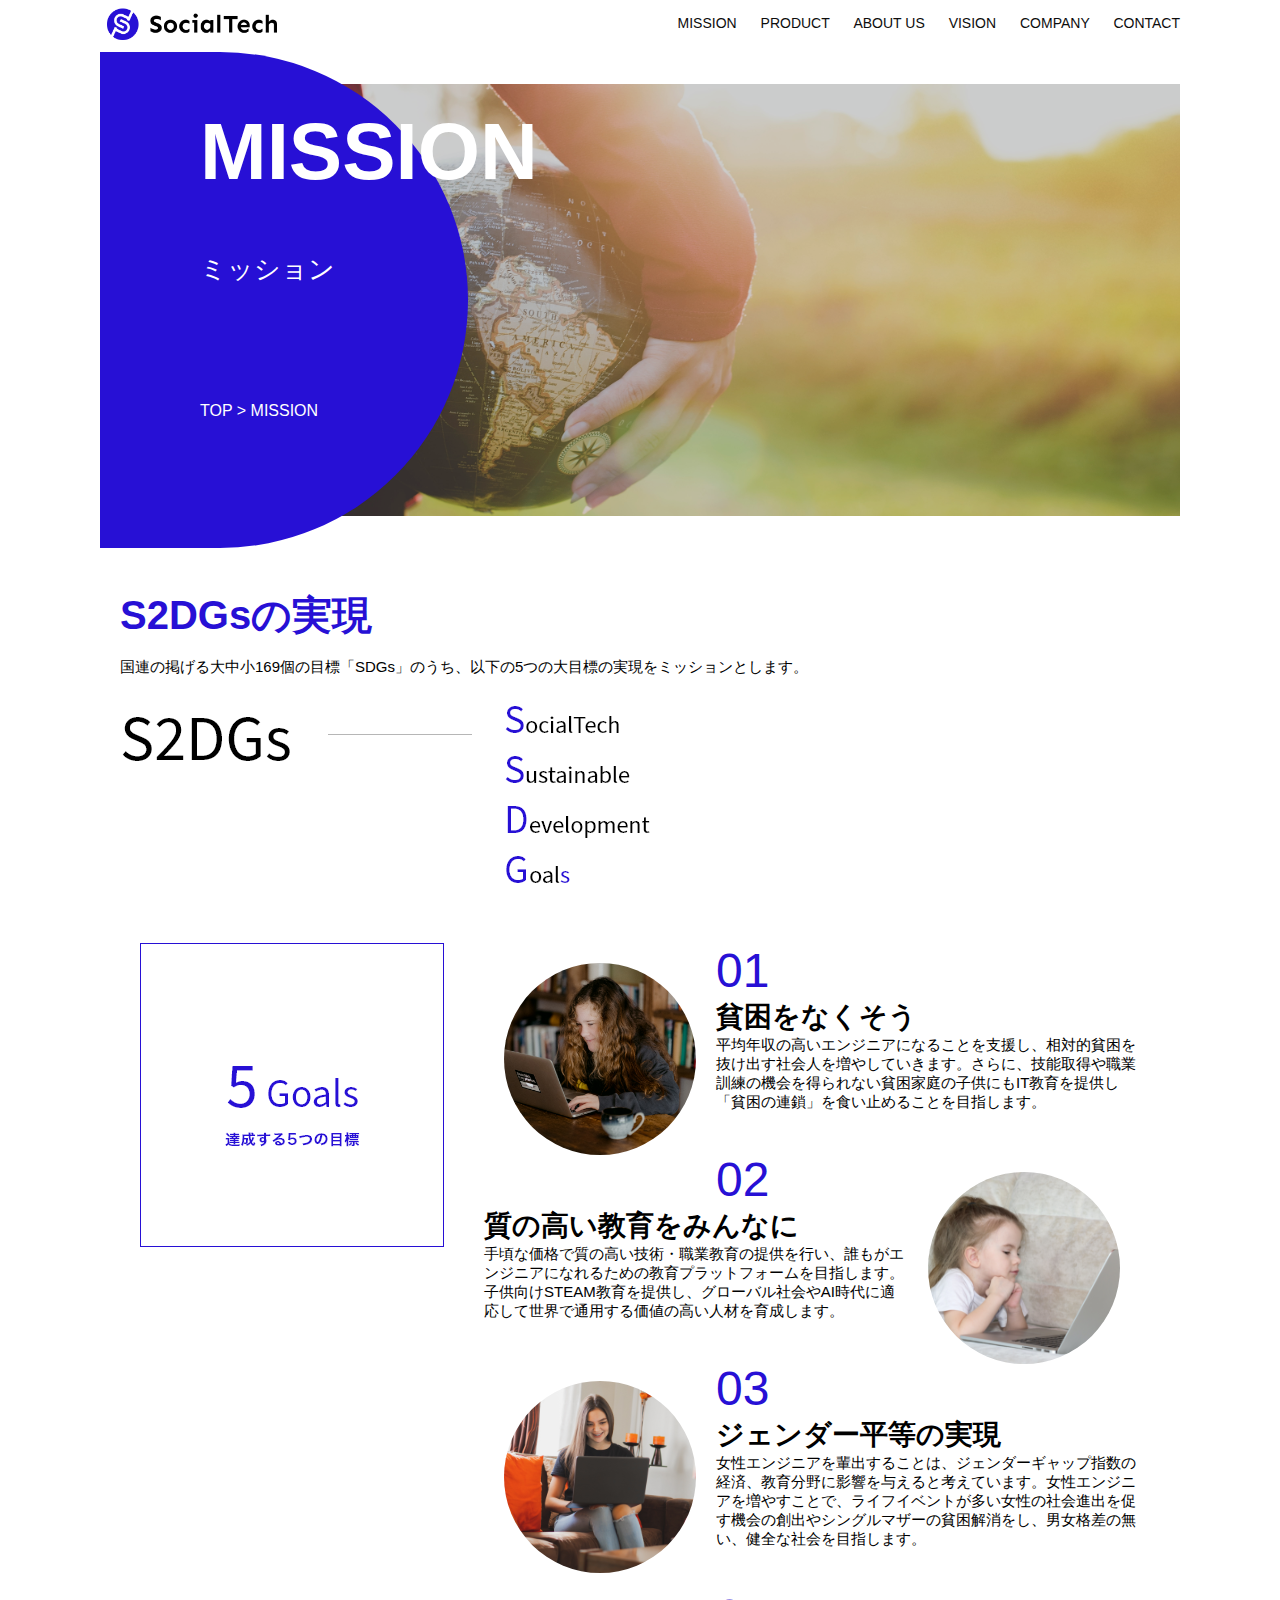
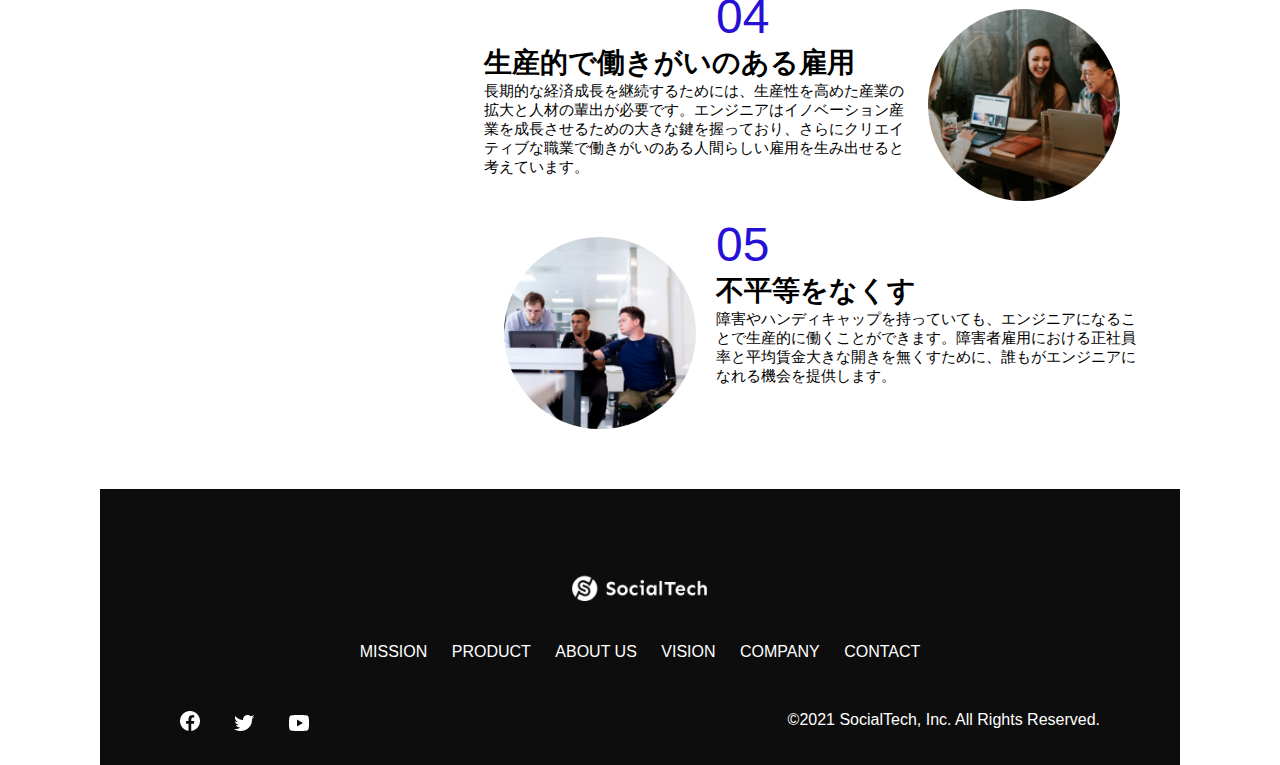
<file: kadai_tutorial_output/socialtech/mission.html>
<!DOCTYPE html>
<html lang="ja">
  <head>
    <title>SocialTech - MISSION ミッション -</title>
    <meta charset="utf-8">
    <meta name="description" content="SocialTechが目指す5つの目標（S2DGs）を紹介します">
    <meta name="viewport" content="width=device-width, initial-scale=1.0">
    <link rel="stylesheet" href="style.css">
  </head>

  <body>
    <header>
      <a href="index.html" id="logo"><img src="images/logo.png" alt="トップページに戻る"></a>

      <nav id="nav-pc">
        <a href="mission.html">MISSION</a>
        <a href="product.html">PRODUCT</a>
        <a href="index.html#aboutus">ABOUT US</a>
        <a href="index.html#vision">VISION</a>
        <a href="index.html#company">COMPANY</a>
        <a href="index.html#contact">CONTACT</a>
      </nav>

      <img id="menu-sp" src="images/button-menu.png" alt="ナビゲーションを開く" onclick="document.getElementById('nav-sp').style.display = 'block'">

      <nav id="nav-sp">
        <img id="close" src="images/button-close.png" alt="ナビゲーションを閉じる" onclick="document.getElementById('nav-sp').style.display = 'none'">
        <a id="logo-sp" href="index.html" onclick="document.getElementById('nav-sp').style.display = 'none'"><img
            src="images/logo-sp.png" alt="トップページに戻る"></a>
        <a class="menu" href="mission.html" onclick="document.getElementById('nav-sp').style.display = 'none'">MISSION</a>
        <a class="menu" href="product.html" onclick="document.getElementById('nav-sp').style.display = 'none'">PRODUCT</a>
        <a class="menu" href="index.html#aboutus" onclick="document.getElementById('nav-sp').style.display = 'none'">ABOUT
          US</a>
        <a class="menu" href="index.html#vision"
          onclick="document.getElementById('nav-sp').style.display = 'none'">VISION</a>
        <a class="menu" href="index.html#company"
          onclick="document.getElementById('nav-sp').style.display = 'none'">COMPANY</a>
        <a class="menu" href="index.html#contact"
          onclick="document.getElementById('nav-sp').style.display = 'none'">CONTACT</a>
        <div id="sns">
          <a href="https://www.facebook.com/sejuku2013"><img src="images/button-facebook.png" alt="Facebookのリンク"></a>
          <a href="https://twitter.com/samuraijuku"><img src="images/button-twitter.png" alt="Twitterのリンク"></a>
          <a href="https://www.youtube.com/channel/UCCFOQO5aDK0xXam4cUQXT8g"><img src="images/button-youtube.png" alt="YouTubeのリンク"></a>
        </div>
      </nav>
    </header>

    <main>
      <article>
        <section id="mission-main">
          <div id="mission-title">
            <h1>MISSION</h1>
            <span>ミッション</span>
            <div>TOP > MISSION</div>
          </div>
        </section>

        <section id="mission-s2dgs">
          <h2 class="mission-h2">S2DGsの実現</h2>
          <p>国連の掲げる大中小169個の目標「SDGs」のうち、以下の5つの大目標の実現をミッションとします。</p>
          <img src="images/mission/mission-s2dgs.png" alt="S2DGs">
        </section>

        <section id="mission-5goals">
          <div>
            <img id="s2dgs-image" src="images/mission/mission-5goals.png" alt="5Goals">
          </div>
          <div>
            <div>
              <img class="fivegoals-image-left" src="images/mission/mission-5goals01.png" alt="PCを操作する女の子">
              <span class="fivegoals-number">01</span>
              <h3 class="fivegoals-h3">貧困をなくそう</h3>
              <p class="fivegoals-p">平均年収の高いエンジニアになることを支援し、相対的貧困を抜け出す社会人を増やしていきます。さらに、技能取得や職業訓練の機会を得られない貧困家庭の子供にもIT教育を提供し「貧困の連鎖」を食い止めることを目指します。</p>
            </div>
            <div>
              <img class="fivegoals-image-right" src="images/mission/mission-5goals02.png" alt="PCを見つめる小さい女の子">
              <span class="fivegoals-number">02</span>
              <h3 class="fivegoals-h3">質の高い教育をみんなに</h3>
              <p class="fivegoals-p">手頃な価格で質の高い技術・職業教育の提供を行い、誰もがエンジニアになれるための教育プラットフォームを目指します。子供向けSTEAM教育を提供し、グローバル社会やAI時代に適応して世界で通用する価値の高い人材を育成します。</p>
            </div>
            <div>
              <img class="fivegoals-image-left" src="images/mission/mission-5goals03.png" alt="PCを操作する女性">
              <span class="fivegoals-number">03</span>
              <h3 class="fivegoals-h3">ジェンダー平等の実現</h3>
              <p class="fivegoals-p">女性エンジニアを輩出することは、ジェンダーギャップ指数の経済、教育分野に影響を与えると考えています。女性エンジニアを増やすことで、ライフイベントが多い女性の社会進出を促す機会の創出やシングルマザーの貧困解消をし、男女格差の無い、健全な社会を目指します。</p>
            </div>
            <div>
              <img class="fivegoals-image-right" src="images/mission/mission-5goals04.png" alt="笑顔で話し合う3人の男女">
              <span class="fivegoals-number">04</span>
              <h3 class="fivegoals-h3">生産的で働きがいのある雇用</h3>
              <p class="fivegoals-p">長期的な経済成長を継続するためには、生産性を高めた産業の拡大と人材の輩出が必要です。エンジニアはイノベーション産業を成長させるための大きな鍵を握っており、さらにクリエイティブな職業で働きがいのある人間らしい雇用を生み出せると考えています。</p>
            </div>
            <div>
              <img class="fivegoals-image-left" src="images/mission/mission-5goals05.png" alt="障害を持つ男性が生き生きと働く様子">
              <span class="fivegoals-number">05</span>
              <h3 class="fivegoals-h3">不平等をなくす</h3>
              <p class="fivegoals-p">障害やハンディキャップを持っていても、エンジニアになることで生産的に働くことができます。障害者雇用における正社員率と平均賃金大きな開きを無くすために、誰もがエンジニアになれる機会を提供します。</p>
            </div>
          </div>
        </section>

      </article>
      <footer>
        <div id="footer-logo">
          <img src="images/logo-sp.png" alt="SocialTech">
        </div>
        <div id="footer-link">
          <a href="mission.html">MISSION</a>
          <a href="product.html">PRODUCT</a>
          <a href="index.html#aboutus">ABOUT US</a>
          <a href="index.html#vision">VISION</a>
          <a href="index.html#company">COMPANY</a>
          <a href="index.html#contact">CONTACT</a>
        </div>
        <div id="sns-footer">
          <a href="https://www.facebook.com/sejuku2013"><img src="images/button-facebook.png" alt="Facebookのリンク"></a>
          <a href="https://twitter.com/samuraijuku"><img src="images/button-twitter.png" alt="Twitterのリンク"></a>
          <a href="https://www.youtube.com/channel/UCCFOQO5aDK0xXam4cUQXT8g"><img src="images/button-youtube.png" alt="YouTubeのリンク"></a>
          <span id="copyright">&copy;2021 SocialTech, Inc. All Rights Reserved. </span>
        </div>
      </footer>
    </main>
    </header>
  </body>
</html>
</file>
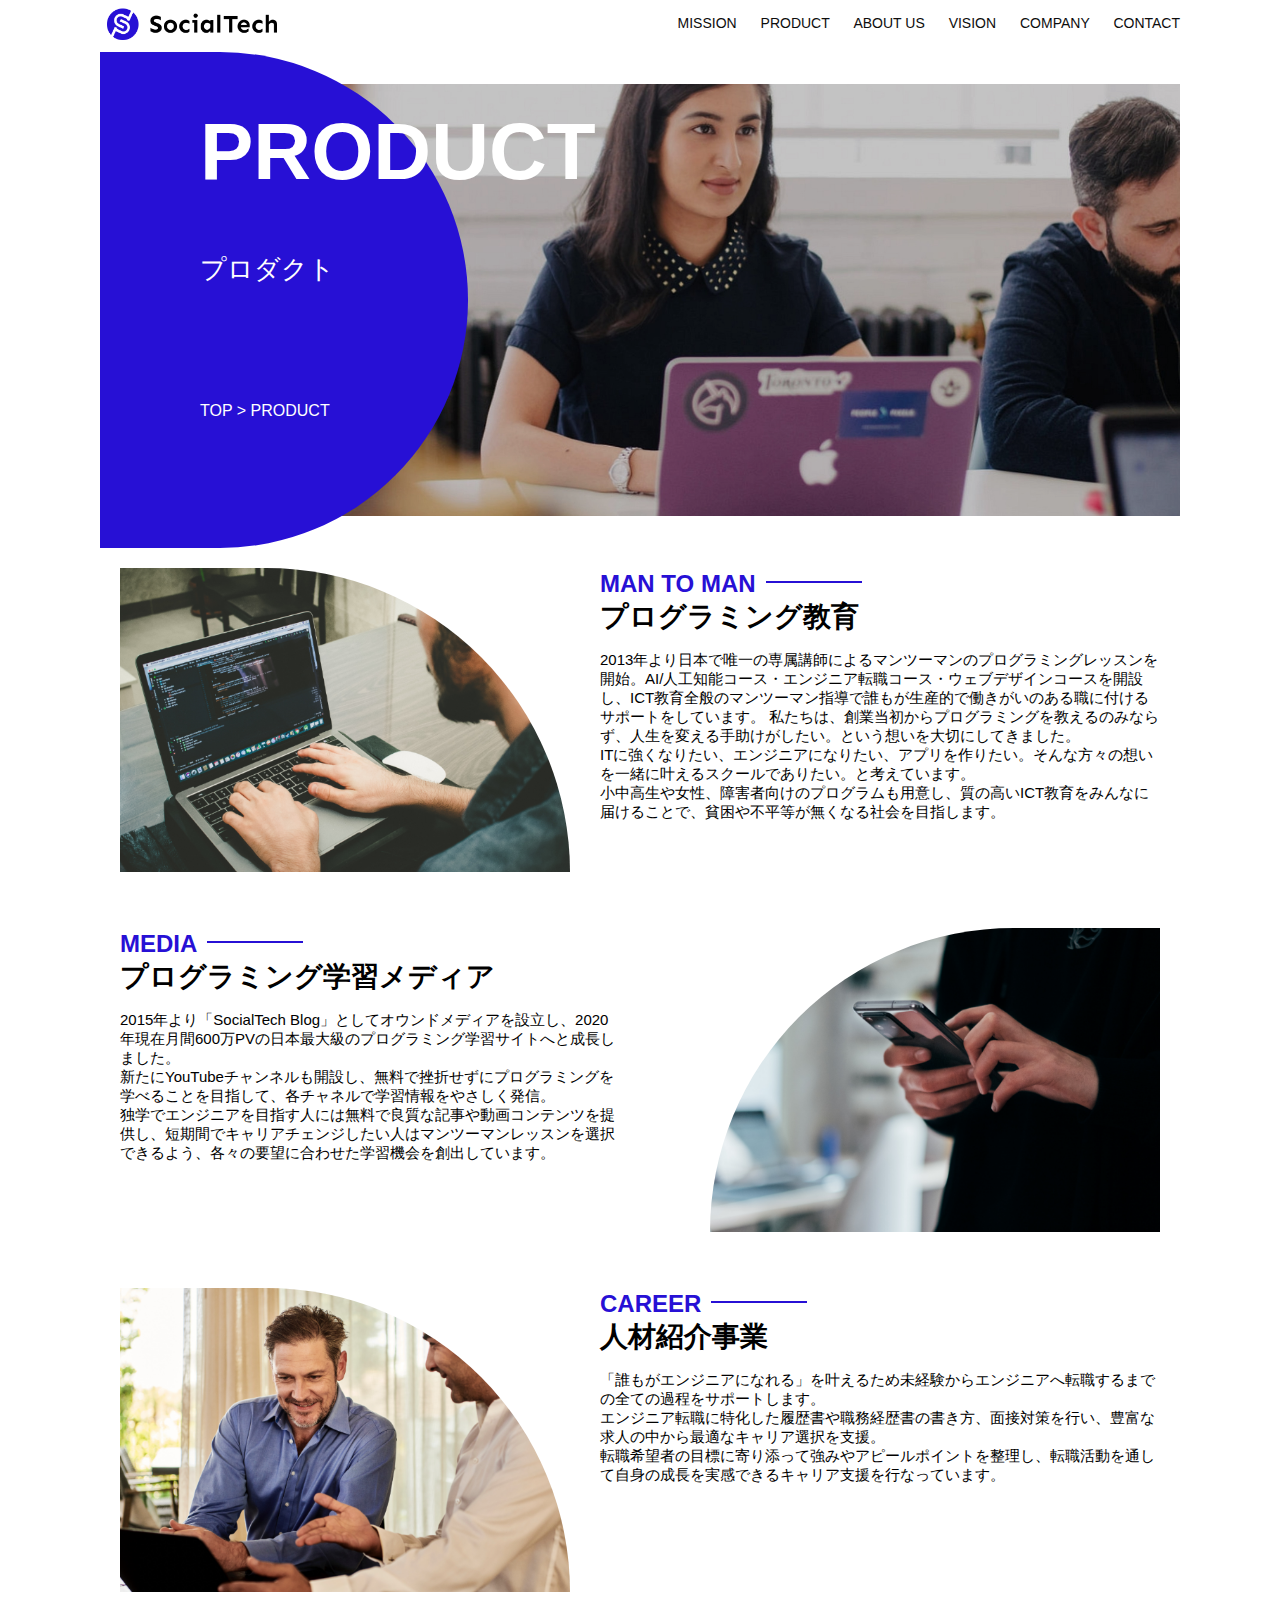
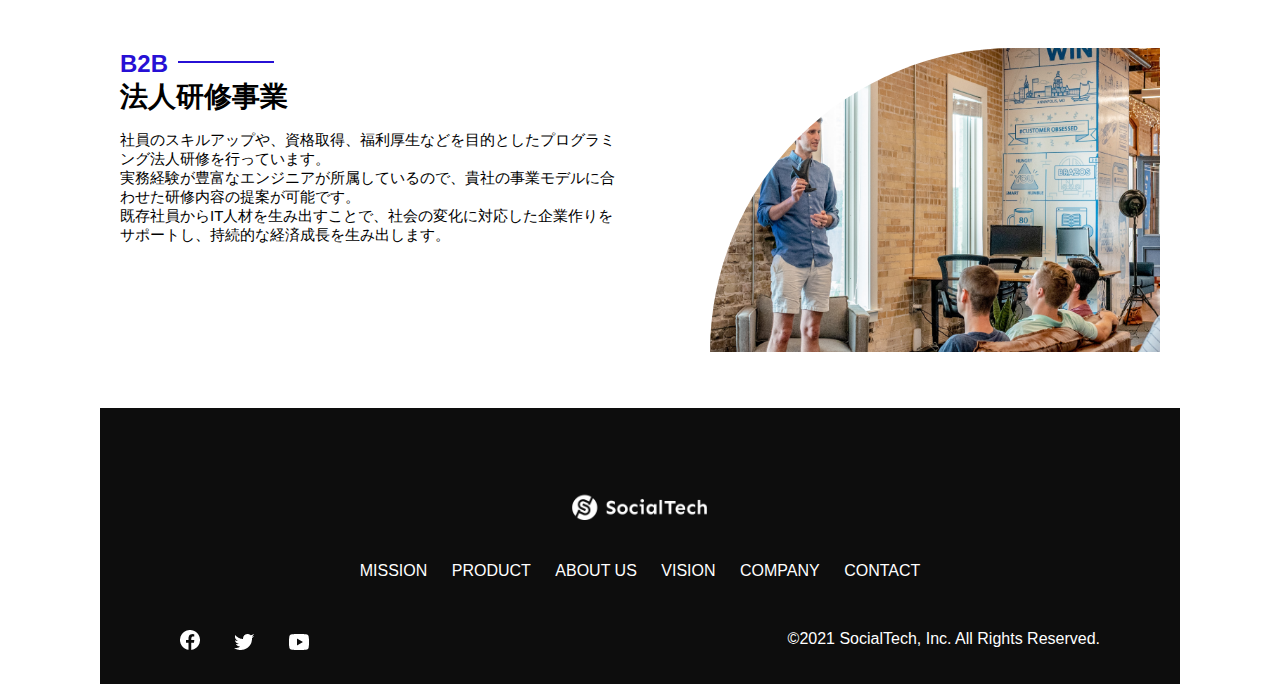
<file: kadai_tutorial_output/socialtech/product.html>
<!DOCTYPE html>
  <html lang="ja">
  <head>
    <title>SocialTech -PRODUCT プロダクト-</title>
    <meta charset="UTF-8">
    <meta name="description" content="SocialTechの4つのプロダクトを紹介します">
    <meta name="viewport" content="width=device-width, initial-scale=1.0">
    <link rel="stylesheet" href="style.css">
  </head>
  
  <body>
    
    <header>
      
      <a href="index.html" id="logo"><img src="images/logo.png" alt="トップページに戻る"></a>
  
      <nav id="nav-pc">
        <a href="mission.html">MISSION</a>
        <a href="product.html">PRODUCT</a>
        <a href="index.html#aboutus">ABOUT US</a>
        <a href="index.html#vision">VISION</a>
        <a href="index.html#company">COMPANY</a>
        <a href="index.html#contact">CONTACT</a>
      </nav>
  
      <img id="menu-sp" src="images/button-menu.png" alt="ナビゲーションを開く" onclick="document.getElementById('nav-sp').style.display = 'block'">
  
      <nav id="nav-sp">
        <img id="close" src="images/button-close.png" alt="ナビゲーションを閉じる" onclick="document.getElementById('nav-sp').style.display = 'none'">
        <a id="logo-sp" href="index.html" onclick="document.getElementById('nav-sp').style.display = 'none'"><img
            src="images/logo-sp.png" alt="トップページに戻る"></a>
        <a class="menu" href="mission.html" onclick="document.getElementById('nav-sp').style.display = 'none'">MISSION</a>
        <a class="menu" href="product.html" onclick="document.getElementById('nav-sp').style.display = 'none'">PRODUCT</a>
        <a class="menu" href="index.html#aboutus" onclick="document.getElementById('nav-sp').style.display = 'none'">ABOUT
          US</a>
        <a class="menu" href="index.html#vision"
          onclick="document.getElementById('nav-sp').style.display = 'none'">VISION</a>
        <a class="menu" href="index.html#company"
          onclick="document.getElementById('nav-sp').style.display = 'none'">COMPANY</a>
        <a class="menu" href="index.html#contact"
          onclick="document.getElementById('nav-sp').style.display = 'none'">CONTACT</a>
        <div id="sns">
          <a href="https://www.facebook.com/sejuku2013"><img src="images/button-facebook.png" alt="Facebookのリンク"></a>
          <a href="https://twitter.com/samuraijuku"><img src="images/button-twitter.png" alt="Twitterのリンク"></a>
          <a href="https://www.youtube.com/channel/UCCFOQO5aDK0xXam4cUQXT8g"><img src="images/button-youtube.png" alt="YouTubeのリンク"></a>
        </div>
      </nav>
    </header>
    <main>
      <article>
        <section id="product-main">
          <div id="product-title">
            <h1>PRODUCT</h1>
            <span>プロダクト</span>
            <div>TOP > PRODUCT</div>
          </div>
        </section>
        <section class="product-section1">
          <img src="images/product/product-mantoman.png" alt="PCでコードを書く男性">
          <div>
            <h2 class="product-h2">MAN TO MAN</h2>
            <h3 class="product-h3">プログラミング教育</h3>
            <p>
              2013年より日本で唯一の専属講師によるマンツーマンのプログラミングレッスンを開始。AI/人工知能コース・エンジニア転職コース・ウェブデザインコースを開設し、ICT教育全般のマンツーマン指導で誰もが生産的で働きがいのある職に付けるサポートをしています。
              私たちは、創業当初からプログラミングを教えるのみならず、人生を変える手助けがしたい。という想いを大切にしてきました。<br>ITに強くなりたい、エンジニアになりたい、アプリを作りたい。そんな方々の想いを一緒に叶えるスクールでありたい。と考えています。<br>小中高生や女性、障害者向けのプログラムも用意し、質の高いICT教育をみんなに届けることで、貧困や不平等が無くなる社会を目指します。
            </p>
          </div>
        </section>
        <section class="product-section2">
          <div>
            <h2 class="product-h2">MEDIA</h2>
            <h3 class="product-h3">プログラミング学習メディア</h3>
            <p>2015年より「SocialTech
              Blog」としてオウンドメディアを設立し、2020年現在月間600万PVの日本最大級のプログラミング学習サイトへと成長しました。<br>新たにYouTubeチャンネルも開設し、無料で挫折せずにプログラミングを学べることを目指して、各チャネルで学習情報をやさしく発信。<br>独学でエンジニアを目指す人には無料で良質な記事や動画コンテンツを提供し、短期間でキャリアチェンジしたい人はマンツーマンレッスンを選択できるよう、各々の要望に合わせた学習機会を創出しています。
            </p>
          </div>
          <img src="images/product/product-media.png" alt="スマートフォンを操作する人">
        </section>
        <section class="product-section1">
          <img src="images/product/product-career.png" alt="笑顔で話し合う2人の男性">
          <div>
            <h2 class="product-h2">CAREER</h2>
            <h3 class="product-h3">人材紹介事業</h3>
            <p>
              「誰もがエンジニアになれる」を叶えるため未経験からエンジニアへ転職するまでの全ての過程をサポートします。<br>エンジニア転職に特化した履歴書や職務経歴書の書き方、面接対策を行い、豊富な求人の中から最適なキャリア選択を支援。<br>転職希望者の目標に寄り添って強みやアピールポイントを整理し、転職活動を通して自身の成長を実感できるキャリア支援を行なっています。<br>
            </p>
          </div>
        </section>
        <section class="product-section2">
          <div>
            <h2 class="product-h2">B2B</h2>
            <h3 class="product-h3">法人研修事業</h3>
            <p>
              社員のスキルアップや、資格取得、福利厚生などを目的としたプログラミング法人研修を行っています。<br>実務経験が豊富なエンジニアが所属しているので、貴社の事業モデルに合わせた研修内容の提案が可能です。<br>既存社員からIT人材を生み出すことで、社会の変化に対応した企業作りをサポートし、持続的な経済成長を生み出します。
            </p>
          </div>
          <img src="images/product/product-b2b.png" alt="講演中の男性とそれを聴く人々">
        </section>
      </article>
      <footer>
        <div id="footer-logo">
          <img src="images/logo-sp.png" alt="SocialTech">
        </div>
        <div id="footer-link">
          <a href="mission.html">MISSION</a>
          <a href="product.html">PRODUCT</a>
          <a href="index.html#aboutus">ABOUT US</a>
          <a href="index.html#vision">VISION</a>
          <a href="index.html#company">COMPANY</a>
          <a href="index.html#contact">CONTACT</a>
        </div>
        <div id="sns-footer">
          <a href="https://www.facebook.com/sejuku2013"><img src="images/button-facebook.png" alt="Facebookのリンク"></a>
          <a href="https://twitter.com/samuraijuku"><img src="images/button-twitter.png" alt="Twitterのリンク"></a>
          <a href="https://www.youtube.com/channel/UCCFOQO5aDK0xXam4cUQXT8g"><img src="images/button-youtube.png" alt="YouTubeのリンク"></a>
          <span id="copyright">&copy;2021 SocialTech, Inc. All Rights Reserved. </span>
        </div>
      </footer>
    </main>
  </body>
  
  </html>
</file>
<file: kadai_012/style.css>
/* PC、スマホ共通スタイル */
body {
  font-family: "Source Sans Pro", "Hiragino Kaku Gothic ProN", Meiryo, Arial,
    sans-serif;
}

p {
  font-size: 15px;
}

/*================
PC用のスタイル 
=================*/
/* 横幅設定 */
body {
  max-width: 1080px;
  min-width: 960px;
  margin: 0 auto 0 auto;
}

/* ヘッダー */
header {
  display: flex;
  justify-content: space-between;
}

/* ナビゲーションのレイアウト */
#nav-pc {
  text-align: right;
  font-size: 14px;
  padding-top: 15px;
}

/* ナビゲーションのリンクの装飾設定 */
#nav-pc>a {
  text-decoration: none;
  margin-left: 20px;
}

#nav-pc>a:link {
  color: #0d0d0d;
}

#nav-pc>a:visited {
  color: #0d0d0d;
}

#nav-pc>a:hover {
  color: #0d0d0d;
  text-decoration: underline;
}

#nav-pc>a:active {
  color: #0d0d0d;
}

/* メインビジュアル*/
#main-visual {
  position: relative;
  height: 400px;
}

#main-message {
  position: absolute;
  top: 0;
  left: 0;
  background-color: #2710d5;
  color: #ffffff;
  border-radius: 0 0 476px 0;
  max-width: 620px;
  height: 100%;
  width: 100%;
  z-index: 11;
}

#main-message>h1 {
  font-size: 60px;
  font-weight: bold;
  margin: 100px 0 0 50px;
}

#main-message>p {
  font-size: 28px;
  margin: 0 0 0 50px;
}

#main-visual>img {
  max-width: 620px;
  border-radius: 476px 0 0 0;
  position: absolute;
  top: 0;
  right: 0;
  z-index: 10;
}

/* 見出し */
h2 {
  margin: 40px 0 0 0;
}

h2::after {
  content: url("images/line.png");
  margin-left: 10px;
}

h3 {
  font-size: 27px;
}

/* ミッション */
#mission {
  margin: 80px auto 80px auto;
  width: 100%;
}

#mission-flex {
  width: 100%;
  display: flex;
}

#mission-flex>div {
  width: 50%;
  margin: 20px;
}

#mission-photo {
  width: 100%;
}

#s2dgs {
  margin-top: 50px;
}

/* プロダクト */
#product {
  background-color: #fafafa;
  width: 100%;
  margin: 80px 0 80px 0;
  padding: 10px 40px 0px 40px;
}

/* 外枠 */
#product>div {
  margin-top: 40px;
  display: flex;
}

/* 左のカラム */
#product-left {
  width: 50%;
  margin-right: 20px;
}

/* 右のカラム */
#product-right {
  width: 50%;
  margin-left: 20px;
  margin-top: 80px;
}

/* 画像＋説明の枠 */
#product-left>div {
  position: relative;
  height: 480px;
  margin-right: 20px;
}

#product-right>div {
  position: relative;
  height: 480px;
  margin-left: 20px;
}

/* 画像 */
.product-photo {
  width: 100%;
}

/* 説明文の枠 */
.product-explain {
  background-color: #ffffff;
  position: absolute;
  left: 0;
  top: 280px;
  margin: 0 40px 0 40px;
  padding: 20px;
  box-shadow: 5px 5px 10px rgba(0, 0, 0, 0.05);
}

/* 説明文の英語 */
.product-explain>span {
  color: #2710d5;
  font-weight: bold;
  font-size: 16px;
  margin: 0;
}

/* 説明文の見出し */
.product-explain>h3 {
  margin: 5px 0 5px 0;
}

/* 説明文 */
.product-explain>p {
  margin: 0;
}

/* 「もっとみる」ボタン */
#product-more {
  margin: 0 auto -42px auto;
}

/* ABOUT US */
#aboutus {
  margin: 80px auto 80px auto;
}

/* 3つの組織文化と画像を入れる枠 */
#aboutus>div {
  display: flex;
}

/* 画像 */
.culture-img {
  width: 100%;
  align-self: flex-start;
}

.culture-img2 {
  margin-top: 50px;
  width: 100%;
}

/* 3つの組織文化の表 */
.culture-table {
  max-width: 500px;
  margin-right: 50px;
}

/* 番号 */
.culture-num {
  font-size: 80px;
  color: #2710d5;
  margin: 0 20px 0 0;
}

/* 組織文化英語 */
.culture-en {
  color: #2710d5;
  font-weight: bold;
  font-size: 24px;
  display: block;
}

/* 組織文化日本語 */
.culture-jp {
  font-size: 28px;
  font-weight: bold;
}

/* 説明文 */
.culture-description {
  margin: 0;
}

/* ビジョン */
#vision {
  margin: 80px auto 80px auto;
}

/* セクション内の外枠 */
#vision>div {
  width: 100%;
  display: flex;
  justify-content: space-between;
  flex-wrap: wrap;
}

/* 7つの行動指針の枠 */
.vision-box {
  width: 300px;
  height: 300px;
  margin-bottom: 30px;
  position: relative;
}

.vision-box>img {
  width: 100%;
  height: auto;
  position: absolute;
  top: 0;
  left: 0;
  z-index: 30;
}

.vision-box>span {
  position: absolute;
  top: 0;
  left: 0;
  z-index: 31;
  margin-right: 20px;
}

.vision-box>span>h4 {
  color: #2710d5;
  font-size: 19px;
  margin: 80px 0 0 0;
}

.vision-box>span>h4::first-letter {
  font-size: 40px;
}

.vision-box>span>h5 {
  font-size: 20px;
  margin: 0 0 0 0;
}

.vision-box>span>p {
  margin: 10px 0 0 0;
}





/* CASES */
#cases {
  margin: 40px auto;
  width: 100%;
}

#cases > ul {
  display: flex ;
  list-style-type: none;
}

#cases > ul > li {
  width: 33%;
  margin: 20px;
}

.case-card {
  /* width: 33%;
  margin: 20px; */
  background-color: #ffffff;
  min-height: 400px;
  box-shadow: 5px 5px 15px rgba(0, 0, 0, 0.2);
}

.case-img {
  width: 100%;
}

.case-info {
  padding: 10px 20px;
}

.case-name {
  color: #2710d5;
  font-size: 19px;
}

.case-content {
  font-size: 14px;
}





/* 会社概要 */
#company {
  margin: 80px auto 80px auto;
}

#company-table {
  width: 100%;
}

.tableheader {
  text-align: left;
  padding: 20px;
  border-bottom-color: #2710d5;
  border-bottom-width: 1px;
  border-bottom-style: solid;
  width: 100px;
}

.tableheader-first {
  text-align: left;
  padding: 20px;
  border-bottom-color: #2710d5;
  border-bottom-width: 1px;
  border-bottom-style: solid;
  border-top-color: #2710d5;
  border-top-width: 1px;
  border-top-style: solid;
  width: 100px;
}

.cell {
  padding: 30px;
  border-bottom-color: #ececec;
  border-bottom-width: 1px;
  border-bottom-style: solid;
}

.cell-first {
  padding: 30px;
  border-bottom-color: #ececec;
  border-bottom-width: 1px;
  border-bottom-style: solid;
  border-top-color: #ececec;
  border-top-width: 1px;
  border-top-style: solid;
}

#company>iframe {
  width: 100%;
  height: 368px;
  margin-top: 40px;
}

/* お問い合わせ */
#contact {
  margin: 80px auto 80px auto;
}

/* 外枠 */
#contact>form>div {
  display: flex;
  flex-direction: row;
  flex-wrap: wrap;
  padding-bottom: 30px;
}

/* 左列の見出し */
.contact-heading {
  width: 240px;
  align-self: center;
}

/* 見出しのラベル */
.contact-label {
  font-weight: bold;
}

/* 必須 */
.contact-span {
  color: #ce2222;
  margin: 0 0 0 20px;
  font-weight: bold;
}

/* テキストボックス */
.contact-textbox {
  border-top: 0;
  border-left: 0;
  border-right: 0;
  border-bottom-width: 1px;
  border-bottom-color: #707070;
  border-bottom-style: solid;
  background-color: #fafafa;
  width: 400px;
  height: 56px;
}

/* お問い合わせ内容のテキストエリア */
.contact-textarea {
  border-top: 0;
  border-left: 0;
  border-right: 0;
  border-bottom-width: 1px;
  border-bottom-color: #707070;
  border-bottom-style: solid;
  background-color: #fafafa;
  width: 400px;
  height: 200px;
}

/* 個人情報の取り扱い */
details {
  width: 700px;
}

details>div {
  background-color: #fafafa;
  padding: 20px;
}

details>div>span {
  font-weight: bold;
}

/* フッター */
footer {
  background-color: #0d0d0d;
  text-align: center;
  padding: 80px 80px 30px 80px;
}

#footer-logo {
  margin-bottom: 30px;
}

#footer-link {
  margin-bottom: 50px;
}
#footer-link > a {
  text-decoration: none;
  margin: 10px;
}
#footer-link > a:link {
  color: #ffffff;
}
#footer-link > a:visited {
  color: #ffffff;
}
#footer-link > a:hover {
  color: #ffffff;
  text-decoration: underline;
}
#footer-link > a:active {
  color: #ffffff;
}

#sns-footer {
  text-align: left;
  width: 100%;
}

#sns-footer > a {
  margin-right: 30px;
}

#copyright {
  color: #ffffff;
  float: right;
}
</file>
<file: kadai_013/style.css>
/* PC、スマホ共通スタイル */
body {
  font-family: "Source Sans Pro", "Hiragino Kaku Gothic ProN", Meiryo, Arial,
    sans-serif;
}

p {
  font-size: 15px;
}

#main-visual>img {
  width: 100%;
}

#product {
  width: 100%;
  height: 500px;
  background-color: #00ffff;
  margin-top: 50px;
}

#contact {
  width: 100%;
  height: 500px;
  background-color: #ffff00;
  margin-top: 50px;
}

#product p, #contact p {
  font-size: 32px;
}


/*================
PC用のスタイル 
=================*/
@media screen and (min-width: 768px) {
  /* 横幅設定 */
  body {
    max-width: 1080px;
    min-width: 960px;
    margin: 0 auto 0 auto;
  }

  /* ヘッダー */
  header {
    display: flex;
    justify-content: space-between;
  }

  /* ナビゲーションのレイアウト */
  #nav-pc {
    text-align: right;
    font-size: 14px;
    padding-top: 15px;
  }

  /* ナビゲーションのリンクの装飾設定 */
  #nav-pc>a {
    text-decoration: none;
    margin-left: 20px;
  }

  #nav-pc>a:link {
    color: #0d0d0d;
  }

  #nav-pc>a:visited {
    color: #0d0d0d;
  }

  #nav-pc>a:hover {
    color: #0d0d0d;
    text-decoration: underline;
  }

  #nav-pc>a:active {
    color: #0d0d0d;
  }

  #menu-sp {
    display: none;
  }

  #nav-sp {
    display: none;
  }

  



}

/* SP用スタイル */

@media screen and (max-width: 767px) {
  body {
    min-width: 375px;
    margin: 0;
  }

  #nav-pc {
    display: none;
  }

  #menu-sp {
    float: right;
    padding: 0;
  }

  #nav-sp {
    background-color: #ce933e;
    position: absolute;
    left: 0;
    top: 0;
    height: 100%;
    width: 100%;
    display: none;
    z-index: 100;
  }

  #close {
    position: absolute;
    top: 20px;
    right: 20px;
  }

  #logo-sp {
    margin: 80px 0 30px 20px;
  }

  #nav-sp > a {
    display: block;
  }

  #nav-sp > a:link {
    color: #ffffff;
  }
  #nav-sp > a:visited {
    color: #ffffff;
  }

  #nav-sp > a:hover {
    color: #ffffff;
    text-decoration: underline;
  }

  #nav-sp > a:active {
    color: #ffffff;
  }

  #nav-sp > .menu {
    text-decoration: none;
    display: block;
    margin: 0 20px;
    height: 44px;
    font-size: 16px;
    background-image: url("images/arrow.png");
    background-repeat: no-repeat;
    background-position: right top;
  }

 }
</file>
<file: kadai_tutorial_output/socialtech/style.css>
body {
  font-family: "Source Sans Pro", "Hiragino Kaku Gothic ProN", Meiryo, Arial, sans-serif;
}

p {
  font-size: 15px;
}

@media screen and (min-width: 768px) {
  body {
    max-width: 1080px;
    min-width: 960px;
    margin: 0 auto;
  }


  header {
    display: flex;
    justify-content: space-between;
  }

  #nav-pc {
    text-align: right;
    font-size: 14px;
    padding-top: 15px;
  }

  #nav-pc > a {
    text-decoration: none;
    margin-left: 20px;
  }

  #nav-pc > a:link {
    color: #0d0d0d;
  }

  #nav-pc > a:visited {
    color: #0d0d0d;
  }

  #nav-pc > a:hover {
    color: #0d0d0d;
    text-decoration: underline;
  }

  #nav-pc > a:active {
    color: #0d0d0d;
  }

  #nav-sp, #menu-sp {
    display: none;
  }

  #main-visual {
    position: relative;
    height: 400px;
  }

  #main-message {
    position: absolute;
    top: 0;
    left: 0;
    background-color: #2710d5;
    color: #ffffff;
    border-radius: 0 0 476px 0;
    max-width: 620px;
    height: 100%;
    width: 100%;
    z-index: 11;
  }

  #main-message > h1 {
    font-size: 60px;
    font-weight: bold;
    margin: 100px 0 0 50px;
  }

  #main-message > p {
    font-size: 28px;
    margin: 0 0 0 50px;
  }

  #main-visual > img {
    max-width: 620px;
    border-radius: 476px 0 0 0;
    position: absolute;
    top: 0;
    right: 0;
    z-index: 10;
  }

  h2 {
    margin: 40px 0 0 0;
  }

  h2::after {
    content: url("images/line.png");
    margin-left: 10px;
  }

  h3 {
    font-size: 27px;
  }

  #mission {
    margin: 80px auto;
    width: 100%;
  }

  #mission-flex {
    width: 100%;
    display: flex;
  }

  #mission-flex > div {
    width: 50%;
    margin: 20px;
  }

  #mission-photo {
    width: 100%;
  }

  #s2dgs {
    margin-top: 50px;
    width: 100%;
  }

  #product {
    background-color: #fafafa;
    width: 100%;
    margin: 80px 0;
    padding: 10px 40px 0 40px;
  }

  #product > div {
    margin-top: 40px;
    display: flex;
  }

  #product-left {
    width: 50%;
    margin-right: 20px;
  }

  #product-right {
    width: 50%;
    margin-left: 20px;
    margin-top: 80px;
  }

  #product-left > div {
    position: relative;
    height: 480px;
    margin-right: 20px;
  }

  #product-right > div {
    position: relative;
    height: 480px;
    margin-left: 20px;
  }

  .product-photo {
    width: 100%;
  }

  .product-explain {
    background-color: #ffffff;
    position: absolute;
    left: 0;
    top: 280px;
    margin: 0 40px;
    padding: 20px;
    box-shadow: 5px 5px 10px rgba(0, 0, 0, 0.05);
  }

  .product-explain > span {
    color: #2710d5;
    font-weight: bold;
    font-size: 16px;
    margin: 0;
  }

  .product-explain > h3 {
    font-size: 20px;
    margin: 5px 0;
  }

  .product-explain > p {
    font-size: 14px;
    margin: 0;
  }

  #product-more {
    margin: 0 auto -42px auto;
  }

  #aboutus {
    margin: 80px auto;
  }

  #aboutus > div {
    display: flex;
  }

  .culture-img {
    width: 100%;
    align-self: flex-start;
  }

  .culture-img2 {
    margin-top: 50px;
    width: 100%;
  }

  .culture-table {
    max-width: 500px;
    margin-right: 50px;
  }

  .culture-num {
    font-size: 80px;
    color: #2710d5;
    margin: 0 20px 0 0;
  }

  .culture-en {
    color: #2710d5;
    font-weight: bold;
    font-size: 24px;
    display: block;
  }

  .culture-jp {
    font-size: 28px;
    font-weight: bold;
  }

  .culture-description {
    margin: 0;
  }

  #vision {
    margin: 80px auto;
  }

  #vision > div {
    width: 100%;
    display: flex;
    justify-content: space-between;
    flex-wrap: wrap;
  }

  .vision-box {
    width: 300px;
    height: 300px;
    margin-bottom: 30px;
    position: relative;
  }

  .vision-box > img {
    width: 100%;
    height: auto;
    position: absolute;
    top: 0;
    left: 0;
    z-index: 30;
  }

  .vision-box > span {
    position: absolute;
    top: 0;
    left: 0%;
    z-index: 31;
    margin-right: 20px;
  }

  .vision-box > span > h4 {
    color: #2710d5;
    font-size: 19px;
    margin: 80px 0 0 0;
  }
  .vision-box > span > h4::first-letter {
    font-size: 40px;
  }

  .vision-box > span > h5 {
    font-size: 20px;
    margin: 0;
  }

  .vision-box {
    margin: 10px 0 0 0;
  }

  #company {
    margin: 80px auto;
  }

  #company-table {
    width: 100%;
  }

  .tableheader {
    text-align: left;
    padding: 20px;
    border-bottom-color: #2710d5;
    border-bottom-width: 1px;
    border-bottom-style: solid;
    width: 100px;
  }

  .tableheader-first {
    text-align: left;
    padding: 20px;
    border-bottom-color: #2710d5;
    border-bottom-width: 1px;
    border-bottom-style: solid;
    border-top-color: #2710d5;
    border-top-width: 1px;
    border-top-style: solid;
    width: 100px;
  }

  .cell {
    padding: 30px;
    border-bottom-color: #ececec;
    border-bottom-width: 1px;
    border-bottom-style: solid;
  }

  .cell-first {
    padding: 30px;
    border-bottom-color: #ececec;
    border-bottom-width: 1px;
    border-bottom-style: solid;
    border-top-color: #ececec;
    border-top-width: 1px;
    border-top-style: solid;
  }

  #company > iframe {
    width: 100%;
    height: 368px;
    margin-top: 40px;
  }

  #contact {
    margin: 80px auto;
  }

  #contact > form > div {
    display: flex;
    flex-direction: row;
    flex-wrap: wrap;
    padding-bottom: 30px;
  }

  .contact-heading {
    width: 240px;
    align-self: center;
  }

  .contact-label {
    font-weight: bold;
  }

  .contact-span {
    color: #ce2222;
    margin: 0 0 0 20px;
    font-weight: bold;
  }

  .contact-textbox {
    border-top: 0;
    border-left: 0;
    border-right: 0;
    border-bottom-width: 1px;
    border-bottom-color: #707070;
    border-bottom-style: solid;
    background-color: #fafafa;
    width: 400px;
    height: 56px;
  }

  .contact-textarea {
    border-top: 0;
    border-left: 0;
    border-right: 0;
    border-bottom-width: 1px;
    border-bottom-color: #707070;
    border-bottom-style: solid;
    background-color: #fafafa;
    width: 400px;
    height: 200px;
  }

  details {
    width: 700px;
  }

  details > div {
    background-color: #fafafa;
    padding: 20px;
  }

  details > div > span {
    font-weight: bold;
  }

  footer {
    background-color: #0d0d0d;
    text-align: center;
    padding: 80px 80px 30px 80px;
  }

  #footer-logo {
    margin-bottom: 30px;
  }

  #footer-link {
    margin-bottom: 50px;
  }

  #footer-link > a {
    text-decoration: none;
    margin: 10px;
  }

  #footer-link > a:link {
    color: #ffffff;
  }

  #footer-link > a:visited {
    color: #ffffff;
  }

  #footer-link > a:hover {
    color: #ffffff;
    text-decoration: underline;
  }

  #footer-link > a:active {
    color: #ffffff;
  }

  #sns-footer {
    text-align: left;
    width: 100%;
  }

  #sns-footer > a {
    margin-right: 30px;
  }

  #copyright {
    color: #ffffff;
    float: right;
  }

  #mission-main {
    height: 496px;
    width: 100%;
    background-image: url("images/mission/mission-main.png");
    background-repeat: no-repeat;
    background-position-y: center;
  }

  #mission-title {
    background-color: #2710d5;
    width: 368px;
    color: #ffffff ;
    height: 496px;
    border-radius: 0 248px 248px 0;
    position: relative;
  }

  #mission-title > h1 {
    position: absolute;
    top: 0;
    left: 100px;
    font-size: 80px;
  }

  #mission-title > span {
    position: absolute;
    top: 200px;
    left: 100px;
    font-size: 26px;
  }

  #mission-title > div {
    position: absolute;
    top: 350px;
    left: 100px;
    font-size: 16px;
  }

  #mission-s2dgs {
    width: 100%;
    margin: 20px;
  }

  .mission-h2 {
    color: #2710d5;
    font-size: 40px;
  }

  .mission-h2::after {
    content: none;
  }

  #mission-5goals {
    margin: 20px;
    display: flex;
  }

  #mission-5goals > div {
    flex-grow: 1;
    padding: 20px;
  }

  #mission-5goals > div > div {
    margin-bottom: 40px;
  }

  .fivegoals-image-right {
    float: right;
    margin: 20px;
  }

  .fivegoals-image-left {
    float: left;
    margin: 20px;
  }

  .fivegoals-number {
    color: #2710d5;
    font-size: 48px;
    margin: 0;
  }

  .fivegoals-h3 {
    font-size: 28px;
    margin: 0;
  }

  .fivegoals-p {
    margin: 0;
  }

  #product-main {
    height: 496px;
    width: 100%;
    background-image: url("images/product/product-main.png");
    background-repeat: no-repeat;
    background-position-y: center;
  }

  #product-title {
    background-color: #2710d5;
    width: 368px;
    color: #ffffff;
    height: 496px;
    border-radius: 0 248px 248px 0;
    position: relative;
  }

  #product-title > h1 {
    position: absolute;
    top: 0;
    left: 100px;
    font-size: 80px;
  }

  #product-title > span {
    position: absolute;
    top: 200px;
    left: 100px;
    font-size: 26px;
  }

  #product-title > div {
    position: absolute;
    top: 350px;
    left: 100px;
    font-size: 16px;
  }

  .product-section1 {
    position: relative;
    margin: 20px;
    height: 340px;
  }

  .product-section1 > img {
    position: absolute;
    top: 0;
    left: 0;
    width: 450px;
    margin: 0 40px 30px 0;
    border-radius: 0 432px 0 0;
  }

  .product-section1 > div {
    position: absolute;
    top: 0;
    left: 480px;
  }

  .product-section2 {
    position: relative;
    margin: 20px;
    height: 340px;
  }

  .product-section2 > img {
    position: absolute;
    top: 0;
    right: 0;
    width: 450px;
    margin: 0 0 30px 40px;
    border-radius: 432px 0 0 0;
  }

  .product-section2 > div {
    width: 500px;
    position: absolute;
    top: 0;
    left: 0;
  }

  .product-h2 {
    color: #2710d5;
    font-size: 24px;
    margin: 0;
  }

  .product-h3 {
    font-size: 28px;
    margin: 0;
  }

}

@media screen and (max-width: 767px) {
  body {
    min-width: 375px;
    margin: 0;
  }

  #nav-pc {
    display: none;
  }

  #menu-sp {
    float: right;
    padding: 0;
  }

  #nav-sp {
    background-color: #2710d5;
    position: absolute;
    left: 0;
    top: 0;
    height: 100%;
    width: 100%;
    display: none;
    z-index: 100;
  }

  #close {
    position: absolute;
    top: 20px;
    right: 20px;
  }

  #logo-sp {
    margin: 80px 0 30px 20px;
  }

  #nav-sp > a {
    display: block;
  }

  #nav-sp > a:link {
    color: #ffffff;
  }

  #nav-sp > a:visited {
    color: #ffffff;
  }

  #nav-sp > a:hover {
    color: #ffffff;
    text-decoration: underline;
  }

  #nav-sp > a:active {
    color: #ffffff;
  }

  #nav-sp > .menu {
    text-decoration: none;
    display: block;
    margin: 0 20px;
    height: 44px;
    font-size: 16px;
    background-image: url("images/arrow.png");
    background-repeat: no-repeat;
    background-position: right top;
  }

  #sns {
    position: absolute;
    bottom: 20px;
    left: 20px;
  }

  #sns > a {
    margin-right: 30px;
  }

  #main-visual {
    position: relative;
    height: 470px;
    width: 100%;
    overflow: hidden;
  }

  #main-visual > div {
    position: absolute;
    top: 0;
    left: 0;
    background-color: #2710d5;
    color: white;
    border-radius: 0 0 476px 0;
    text-align: center;
    height: 280px;
    width: 100%;
    z-index: 11;
  }

  #main-visual > div > h1 {
    font-size: 28px;
    margin: 90px 0 0 0;
  }

  #main-visual > div > p {
    margin: 0;
  }

  #main-visual > img {
    width: 100%;
    border-radius: 476px 0 0 0;
    z-index: 10;
    position: absolute;
    bottom: 0;
    right: 0;
  }

  h2::after {
    content: url("images/line.png");
    margin-left: 10px;
  }

  h3 {
    font-size: 24px;
    margin: 10px 0 0 0;
  }

  #mission {
    margin: 20px;
  }

  #mission-photo {
    width: 100%;
  }

  #s2dgs {
    width: 100%;
  }

  #product {
    background-color: #fafafa;
    padding-top: 10px;
  }

  #product h2 {
    margin-left: 20px;
  }

  #product-left, #product-right {
    margin-right: 20px;
    margin-left: 20px;
  }

  #product-left > div, #product-right > div {
    position: relative;
    height: 540px;
  }

  .product-explain {
    background-color: #ffffff;
    position: absolute;
    left: 0;
    bottom: 50px;
    padding: 20px;
    box-shadow: 5px 5px 10px rgba(0, 0, 0, 0.05);
  }

  .product-explain > span {
    color: #2710d5;
    font-weight: bold;
    font-size: 16px;
    margin: 0;
  }

  .product-explain > h3 {
    margin: 10px 0;
  }

  .product-photo {
    width: 100%;
  }

  #product-more > img {
    margin: 0 0 -42px 20px;
  }

  #aboutus {
    margin: 80px 20px;
  }

  #aboutus > div {
    display: flex;
    flex-direction: column;
  }

  .culture-table {
    width: 100%;
    padding-right: 20px;
    order: 2;
  }
  
  .culture-img {
    width: 100%;
    order: 1;
  }

  .culture-img2 {
    width: 100%;
  }

  .culture-num {
    font-size: 80px;
    color: #2710d5;
  }

  .culture-en {
    color: #2710d5;
    font-weight: bold;
    font-size: 24px;
    display: block;
  }

  .culture-jp {
    display: block;
  }

  .culture-description {
    margin: 0;
  }

  #vision {
    margin: 80px 20px;
  }

  .vision-box {
    width: 300px;
    height: 300px;
    margin-bottom: 30px;
    position: relative;
  }

  .vision-box > img {
    width: 100%;
    height: auto;
    position: absolute;
    top: 0;
    left: 0;
    z-index: 30;
  }

  .vision-box > span {
    position: absolute;
    top: 0;
    left: 0;
    z-index: 31;
    margin-right: 20px;
  }

  .vision-box > span > h4 {
    color: #2710d5;
    font-size: 19px;
    margin: 60px 0 0 0;
  }

  .vision-box > span > h5 {
    font-size: 20px;
    margin: 0;
  }

  .vision-box > span > p {
    margin: 10px 0 0 0;
  }

  #company {
    margin: 0 20px;
  }

  #company > h3 {
    margin-bottom: 20px;
  }

  #company-table {
    width: 100%;
  }

  .tableheader-first {
    text-align: left;
    padding: 20px;
    border-bottom-color: #2710d5;
    border-bottom-width: 1px;
    border-bottom-style: solid;
    border-top-color: #2710d5;
    border-top-width: 1px;
    border-top-style: solid;
    width: 50px;
  }

  .tableheader {
    text-align: left;
    padding: 20px;
    border-bottom-color: #2710d5;
    border-bottom-width: 1px;
    border-bottom-style: solid;
    width: 50px;
  }

  .cell {
    padding: 20px;
    border-bottom-color: #ececec;
    border-bottom-width: 1px;
    border-bottom-style: solid;
  }

  .cell-first {
    padding: 20px;
    border-bottom-color: #ececec;
    border-bottom-width: 1px;
    border-bottom-style: solid;
    border-top-color: #ececec;
    border-top-width: 1px;
    border-top-style: solid;
  }

  #company > iframe {
    width: 100%;
    height: 240px;
    margin: 40px 0 0 0;
  }

  #contact {
    margin: 80px 20px;
  }

  #contact > h3 {
    margin-bottom: 20px;
  }

  #contact > form > div {
    margin-bottom: 20px;
  }

  .contact-heading {
    margin-bottom: 20px;
  }

  .contact-label {
    font-weight: bold;
  }

  .contact-span {
    color: #ce2222;
    margin: 0 0 0 20px;
    font-weight: bold;
  }

  .contact-textbox {
    height: 56px;
    border-top: 0;
    border-left: 0;
    border-right: 0;
    background-color: #fafafa;
    border-bottom-color: #707070;
    border-bottom-width: 1px;
    border-style: solid;
    min-width: 300px;
    width: 100%;
  }

  .contact-textarea {
    height: 150px;
    border-top: 0 ;
    border-left: 0;
    border-right: 0;
    background-color: #fafafa;
    border-bottom-color: #707070;
    border-bottom-width: 1px;
    border-style: solid;
    min-width: 300px;
    width: 100%;
  }

  .radiobutton {
    margin-bottom: 20px;
  }

  .radiobutton + label::after {
    content: "\A";
    white-space: pre;
  }

  footer {
    background-color: #0d0d0d;
    padding: 30px 20px 50px 20px;
  }

  #footer-logo {
    margin-bottom: 30px;
  }

  #footer-link {
    margin-bottom: 50px;
  }

  #footer-link > a {
    text-decoration: none;
    margin: 0 20px 30px 0;
    display: block;
    background-image: url("images/arrow.png");
    background-repeat: no-repeat;
    background-position: right top;
  }

  #footer-link a:link {
    color: #ffffff;
  }

  #footer-link a:visited {
    color: #ffffff;
  }

  #footer-link a:hover {
    color: #ffffff;
    text-decoration: underline;
  }

  #footer-link a:active {
    color: #ffffff;
  }

  #sns-footer > a {
    margin-right: 30px;
  }

  #copyright {
    font-size: 12px;
    display: block;
    margin-top: 30px;
    color: #ffffff;
  }

  #mission-main {
    height: 256px;
    width: 100%;
    background-image: url("images/mission/mission-main.png");
    background-repeat: no-repeat;
    background-position-y: center;
    background-size: auto 208px;
  }

  #mission-title {
    background-color: #2710d5;
    width: 136px;
    color: #ffffff;
    height: 256px;
    border-radius: 0 248px 248px 0;
    position: relative;
  }

  #mission-title > h1 {
    position: absolute;
    top: 0;
    left: 20px;
    font-size: 40px;
  }

  #mission-title > span {
    position: absolute;
    top: 110px;
    left: 20px;
    font-size: 18px;
  }

  #mission-title > div {
    position: absolute;
    top: 180px;
    left: 20px;
    font-size: 13px;
  }

  #mission-s2dgs {
    margin: 20px;
  }

  .mission-h2 {
    color: #2710d5;
    font-size: 38px;
    margin: 0;
  }

  .mission-h2::after {
    content: none;
  }

  #mission-s2dgs > img {
    width: 100%;
  }

  #mission-5goals {
    margin: 20px;
  }

  #mission-5goals > div > div {
    margin-bottom: 40px;
  }

  #s2dgs-image {
    width: 100%;
  }

  .fivegoals-image-right {
    margin: 20px auto;
    display: block;
  }

  .fivegoals-image-left {
    margin: 20px auto;
    display: block;
  }

  .fivegoals-number {
    color: #2710d5;
    font-size: 48px;
    margin: 0;
  }

  .fivegoals-h3 {
    font-size: 28px;
    margin: 0;
  }

  .fivegoals-p {
    margin: 0;
  }

  #product-main {
    height: 256px;
    width: 100%;
    background-image: url("images/product/product-main.png");
    background-repeat: no-repeat;
    background-position-y: center;
    background-size: auto 208px;
  }

  #product-title {
    background-color: #2710d5;
    width: 136px;
    color: #ffffff;
    height: 256px;
    border-radius: 0 248px 248px 0;
    position: relative;
  }

  #product-title > h1 {
    position: absolute;
    top: 0;
    left: 20px;
    font-size: 40px;
  }

  #product-title > span {
    position: absolute;
    top: 110px;
    left: 20px;
    font-size: 18px;
  }

  #product-title > div {
    position: absolute;
    top: 180px;
    left: 20px;
    font-size: 13px;
  }

  .product-section1 {
    margin: 20px;
  }

  .product-section1 > img {
    width: 100%;
    border-radius: 0 300px 0 0;
  }

  .product-section2 {
    margin: 20px;
    display: flex;
    flex-direction: column;
  }

  .product-section2 > img {
    order: 1;
    width: 100%;
    border-radius: 300px 0 0 0;
  }

  .product-section2 > div {
    order: 2;
  }

  .product-h2 {
    color: #2710d5;
    font-size: 24px;
    margin: 0;
  }

  .product-h3 {
    font-size: 28px;
    margin: 0;
  }
 }
</file>
